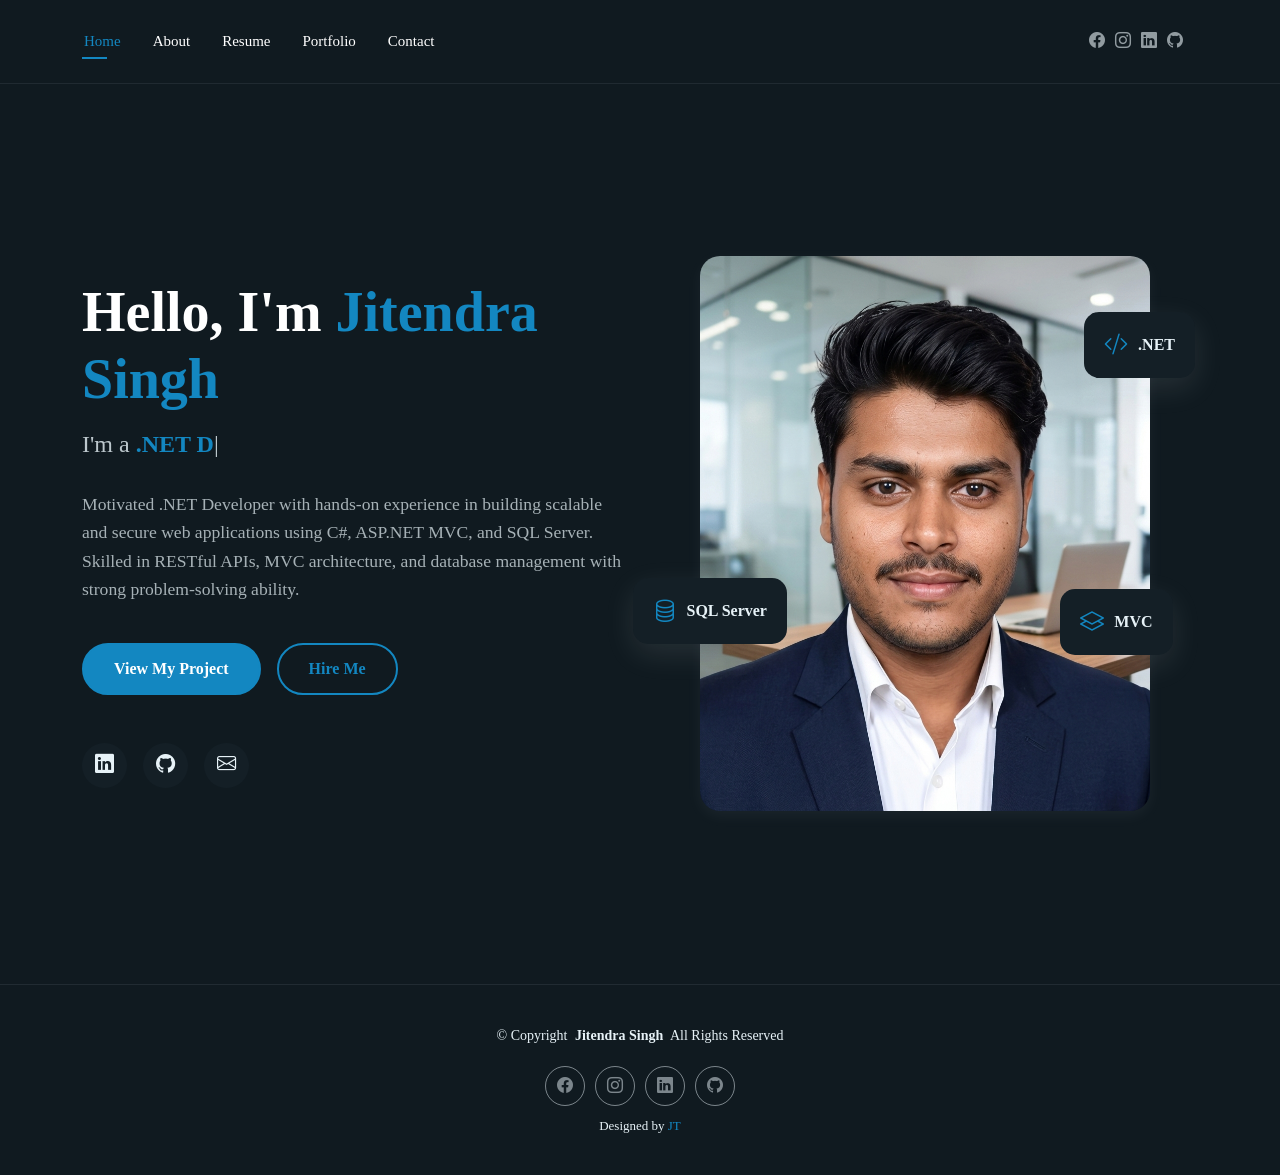
<file: index.html>
<!DOCTYPE html>
<html lang="en">

<head>
  <meta charset="utf-8">
  <meta content="width=device-width, initial-scale=1.0" name="viewport">
  <title>Index Page</title>
  <meta name="description" content="">
  <meta name="keywords" content="">

  <!-- Favicons -->
  <link href="assets/img/favicon.png" rel="icon">
  <link href="assets/img/apple-touch-icon.png" rel="apple-touch-icon">

  <!-- Fonts -->
  <link href="https://fonts.googleapis.com" rel="preconnect">
  <link href="https://fonts.gstatic.com" rel="preconnect" crossorigin>
  <link href="https://fonts.googleapis.com/css2?family=Roboto:ital,wght@0,100;0,300;0,400;0,500;0,700;0,900;1,100;1,300;1,400;1,500;1,700;1,900&family=Poppins:ital,wght@0,100;0,200;0,300;0,400;0,500;0,600;0,700;0,800;0,900;1,100;1,200;1,300;1,400;1,500;1,600;1,700;1,800;1,900&family=Raleway:ital,wght@0,100;0,200;0,300;0,400;0,500;0,600;0,700;0,800;0,900;1,100;1,200;1,300;1,400;1,500;1,600;1,700;1,800;1,900&display=swap" rel="stylesheet">

  <!-- Vendor CSS Files -->
  <link href="assets/vendor/bootstrap/css/bootstrap.min.css" rel="stylesheet">
  <link href="assets/vendor/bootstrap-icons/bootstrap-icons.css" rel="stylesheet">
  <link href="assets/vendor/aos/aos.css" rel="stylesheet">
  <link href="assets/vendor/swiper/swiper-bundle.min.css" rel="stylesheet">
  <link href="assets/vendor/glightbox/css/glightbox.min.css" rel="stylesheet">

  <!-- Main CSS File -->
  <link href="assets/css/main.css" rel="stylesheet">

 
</head>

<body class="index-page">

  <header id="header" class="header d-flex align-items-center light-background sticky-top">
    <div class="container position-relative d-flex align-items-center justify-content-between">

      <!-- <a href="index.html" class="logo d-flex align-items-center me-auto me-xl-0">
      <img src="assets/img/logo.webp" alt="">
      <h1 class="sitename">FolioOne</h1> 
    </a> -->

      <nav id="navmenu" class="navmenu">
        <ul>
          <li><a href="index.html" class="active">Home</a></li>
          <li><a href="about.html">About</a></li>
          <li><a href="resume.html">Resume</a></li>
          <li><a href="portfolio.html">Portfolio</a></li>
        

          
          <li><a href="contact.html">Contact</a></li>
        </ul>
        <i class="mobile-nav-toggle d-xl-none bi bi-list"></i>
      </nav>

      <div class="header-social-links">
        
       <a href="https://www.facebook.com/profile.php?id=100059667504249" class="facebook"><i class="bi bi-facebook"></i></a>
        <a href="https://www.instagram.com/_jitendra_thakur_0001?igsh=MWF4Y3FoeWV6Nzdmdw==" class="instagram"><i class="bi bi-instagram"></i></a>
        <a href="https://www.linkedin.com/in/jitendra-singh-3940923a2?utm_source=share&utm_campaign=share_via&utm_content=profile&utm_medium=android_app" class="linkedin"><i class="bi bi-linkedin"></i></a>
        <a href="https://github.com/Jitendra00012" class="github"><i class="bi bi-github"></i></a>
      </div>

    </div>
  </header>

  <main class="main">

    <!-- Hero Section -->
   <section id="hero" class="hero section">

  <div class="container" data-aos="fade-up" data-aos-delay="100">

    <div class="row gy-4 align-items-center">
      <div class="col-lg-6 order-2 order-lg-1">
        <div class="hero-content">
          
          <h1 data-aos="fade-up" data-aos-delay="200">
            Hello, I'm <span class="highlight">Jitendra Singh</span>
          </h1>

          <h2 data-aos="fade-up" data-aos-delay="300">
            I'm a 
            <span class="typed" 
              data-typed-items=".NET Developer, ASP.NET MVC Developer, Full Stack Developer, C# Developer">
            </span>
          </h2>

          <p data-aos="fade-up" data-aos-delay="400">
            Motivated .NET Developer with hands-on experience in building scalable and secure web applications using C#, ASP.NET MVC, and SQL Server. Skilled in RESTful APIs, MVC architecture, and database management with strong problem-solving ability.
          </p>

          <div class="hero-actions" data-aos="fade-up" data-aos-delay="500">
            <a href="portfolio.html" class="btn btn-primary">View My Project</a>
            <a href="contact.html" class="btn btn-outline">Hire Me</a>
          </div>

          <div class="social-links" data-aos="fade-up" data-aos-delay="600">
            <a href="#"><i class="bi bi-linkedin"></i></a>
            <a href="#"><i class="bi bi-github"></i></a>
            <a href="#"><i class="bi bi-envelope"></i></a>
          </div>

        </div>
      </div>

      <div class="col-lg-6 order-1 order-lg-2">
        <div class="hero-image" data-aos="zoom-in" data-aos-delay="300">
          <div class="image-wrapper">
            <img src="assets/img/profile/jitendraProfile.png" alt="Jitendra Singh" class="img-fluid">

            <div class="floating-elements">
              <div class="floating-card design" data-aos="fade-left" data-aos-delay="700">
                <i class="bi bi-code-slash"></i>
                <span>.NET</span>
              </div>
              <div class="floating-card code" data-aos="fade-right" data-aos-delay="800">
                <i class="bi bi-database"></i>
                <span>SQL Server</span>
              </div>
              <div class="floating-card creativity" data-aos="fade-up" data-aos-delay="900">
                <i class="bi bi-layers"></i>
                <span>MVC</span>
              </div>
            </div>

          </div>
        </div>
      </div>

    </div>

  </div>

</section><!-- /Hero Section -->

  </main>

  <footer id="footer" class="footer">

    <div class="container">
      <div class="copyright text-center ">
        <p>© <span>Copyright</span> <strong class="px-1 sitename">Jitendra Singh</strong> <span>All Rights Reserved<br></span></p>
      </div>
      <div class="social-links d-flex justify-content-center">
        
        <a href="https://www.facebook.com/profile.php?id=100059667504249"><i class="bi bi-facebook"></i></a>
        <a href="https://www.instagram.com/_jitendra_thakur_0001?igsh=MWF4Y3FoeWV6Nzdmdw=="><i class="bi bi-instagram"></i></a>
        <a href="https://www.linkedin.com/in/jitendra-singh-3940923a2?utm_source=share&utm_campaign=share_via&utm_content=profile&utm_medium=android_app"><i class="bi bi-linkedin"></i></a>
        <a href="https://github.com/Jitendra00012"><i class="bi bi-github"></i></a>
      </div>
      <div class="credits">
       
        Designed by <a href="#">JT</a>
      </div>
    </div>

  </footer>

  <!-- Scroll Top -->
  <a href="#" id="scroll-top" class="scroll-top d-flex align-items-center justify-content-center"><i class="bi bi-arrow-up-short"></i></a>

  <!-- Preloader -->
  <div id="preloader"></div>

  <!-- Vendor JS Files -->
  <script src="assets/vendor/bootstrap/js/bootstrap.bundle.min.js"></script>
  <script src="assets/vendor/php-email-form/validate.js"></script>
  <script src="assets/vendor/aos/aos.js"></script>
  <script src="assets/vendor/typed.js/typed.umd.js"></script>
  <script src="assets/vendor/waypoints/noframework.waypoints.js"></script>
  <script src="assets/vendor/purecounter/purecounter_vanilla.js"></script>
  <script src="assets/vendor/swiper/swiper-bundle.min.js"></script>
  <script src="assets/vendor/imagesloaded/imagesloaded.pkgd.min.js"></script>
  <script src="assets/vendor/isotope-layout/isotope.pkgd.min.js"></script>
  <script src="assets/vendor/glightbox/js/glightbox.min.js"></script>

  <!-- Main JS File -->
  <script src="assets/js/main.js"></script>

</body>

</html>
</file>
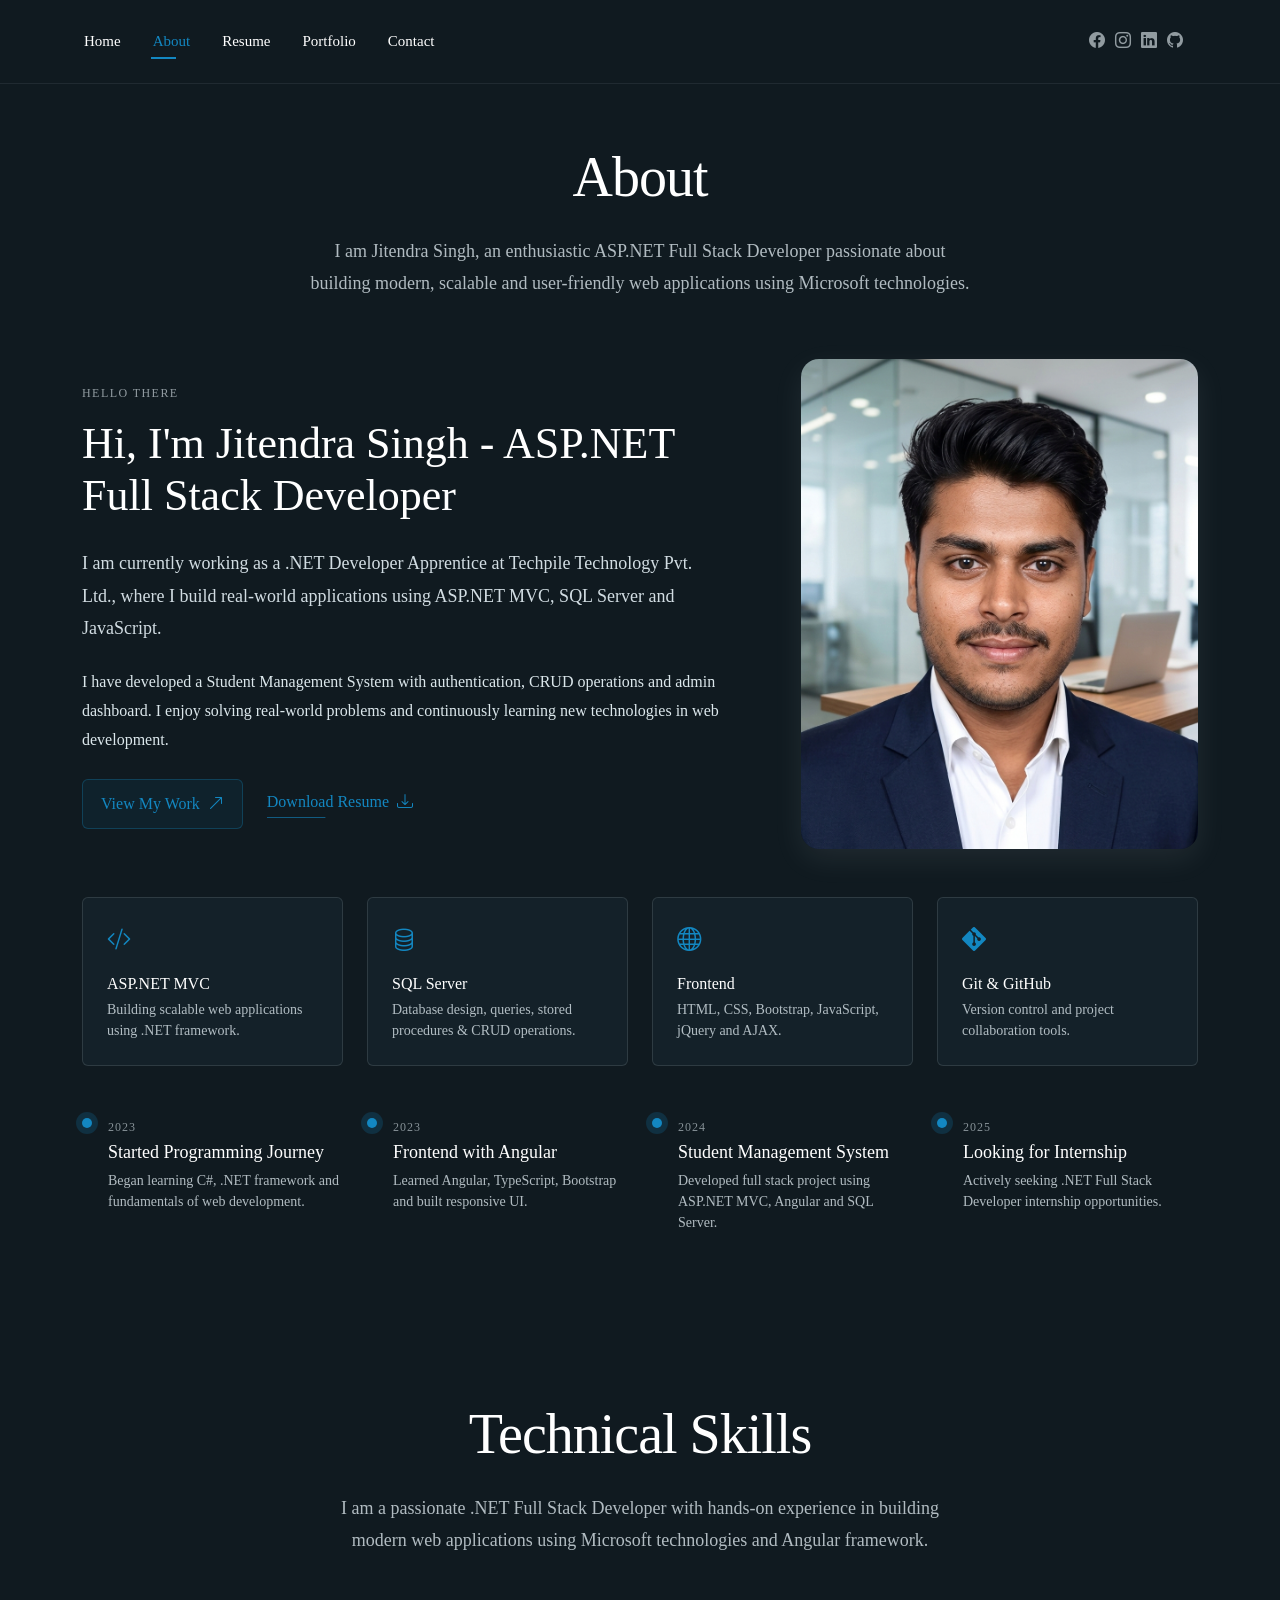
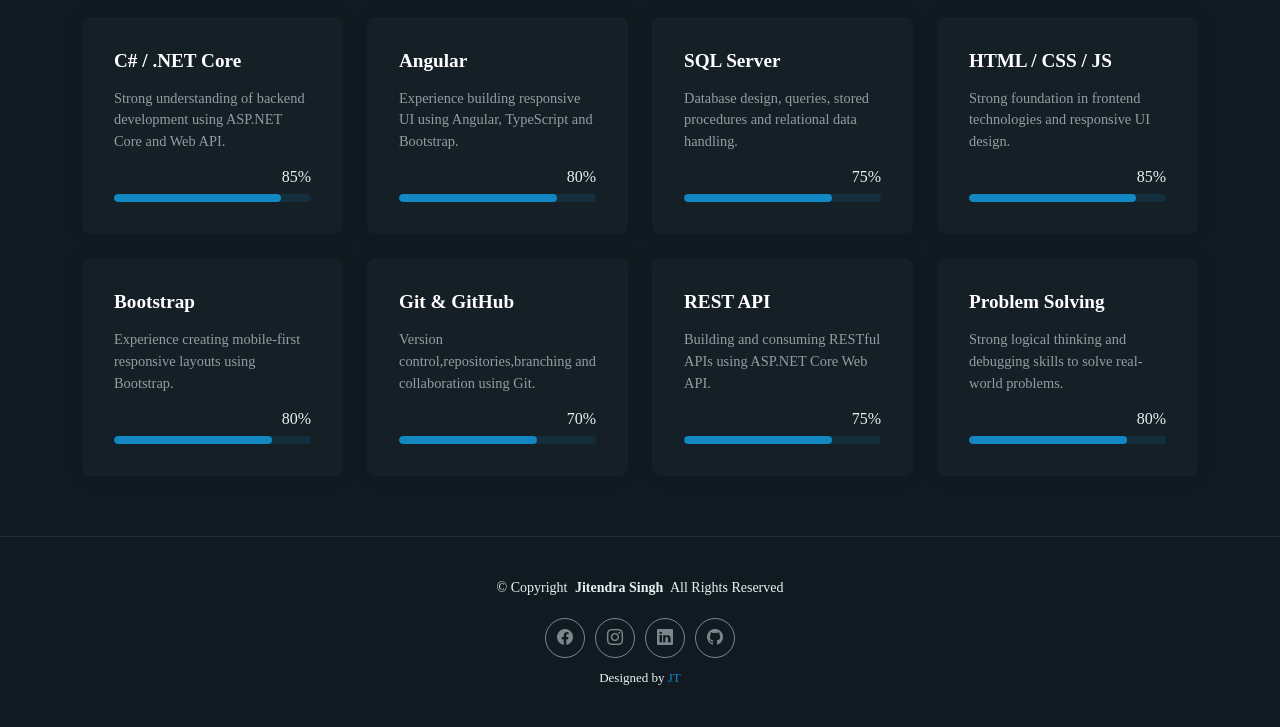
<file: about.html>
<!DOCTYPE html>
<html lang="en">

<head>
  <meta charset="utf-8">
  <meta content="width=device-width, initial-scale=1.0" name="viewport">
 
  <meta name="description" content="">
  <meta name="keywords" content="">

  <!-- Favicons -->
  <link href="assets/img/favicon.png" rel="icon">
  <link href="assets/img/apple-touch-icon.png" rel="apple-touch-icon">

  <!-- Fonts -->
  <link href="https://fonts.googleapis.com" rel="preconnect">
  <link href="https://fonts.gstatic.com" rel="preconnect" crossorigin>
  <link href="https://fonts.googleapis.com/css2?family=Roboto:ital,wght@0,100;0,300;0,400;0,500;0,700;0,900;1,100;1,300;1,400;1,500;1,700;1,900&family=Poppins:ital,wght@0,100;0,200;0,300;0,400;0,500;0,600;0,700;0,800;0,900;1,100;1,200;1,300;1,400;1,500;1,600;1,700;1,800;1,900&family=Raleway:ital,wght@0,100;0,200;0,300;0,400;0,500;0,600;0,700;0,800;0,900;1,100;1,200;1,300;1,400;1,500;1,600;1,700;1,800;1,900&display=swap" rel="stylesheet">

  <!-- Vendor CSS Files -->
  <link href="assets/vendor/bootstrap/css/bootstrap.min.css" rel="stylesheet">
  <link href="assets/vendor/bootstrap-icons/bootstrap-icons.css" rel="stylesheet">
  <link href="assets/vendor/aos/aos.css" rel="stylesheet">
  <link href="assets/vendor/swiper/swiper-bundle.min.css" rel="stylesheet">
  <link href="assets/vendor/glightbox/css/glightbox.min.css" rel="stylesheet">

  <!-- Main CSS File -->
  <link href="assets/css/main.css" rel="stylesheet">

  
</head>

<body class="about-page">

  <header id="header" class="header d-flex align-items-center light-background sticky-top">
    <div class="container position-relative d-flex align-items-center justify-content-between">

      <!-- <a href="index.html" class="logo d-flex align-items-center me-auto me-xl-0">
      <img src="assets/img/logo.webp" alt="">
      <h1 class="sitename">FolioOne</h1> 
    </a> -->

      <nav id="navmenu" class="navmenu">
        <ul>
          <li><a href="index.html">Home</a></li>
          <li><a href="about.html" class="active">About</a></li>
          <li><a href="resume.html">Resume</a></li>
         <li><a href="portfolio.html">Portfolio</a></li>
        
          
          <li><a href="contact.html">Contact</a></li>
        </ul>
        <i class="mobile-nav-toggle d-xl-none bi bi-list"></i>
      </nav>

      <div class="header-social-links">
        
        <a href="https://www.facebook.com/profile.php?id=100059667504249" class="facebook"><i class="bi bi-facebook"></i></a>
        <a href="https://www.instagram.com/_jitendra_thakur_0001?igsh=MWF4Y3FoeWV6Nzdmdw==" class="instagram"><i class="bi bi-instagram"></i></a>
        <a href="https://www.linkedin.com/in/jitendra-singh-3940923a2?utm_source=share&utm_campaign=share_via&utm_content=profile&utm_medium=android_app" class="linkedin"><i class="bi bi-linkedin"></i></a>
        <a href="https://github.com/Jitendra00012" class="github"><i class="bi bi-github"></i></a>
      </div>

    </div>
  </header>

  <main class="main">

    <!-- About Section -->
    <section id="about" class="about section">

    <!-- Section Title -->
<div class="container section-title" data-aos="fade-up">
  <h2>About</h2>
  <p>
    I am Jitendra Singh, an enthusiastic ASP.NET Full Stack Developer passionate about building modern, scalable and user-friendly web applications using Microsoft technologies.
  </p>
</div><!-- End Section Title -->

<div class="container" data-aos="fade-up" data-aos-delay="100">

  <!-- Intro + Photo -->
  <div class="row align-items-center justify-content-between gy-5 mb-5">
    <div class="col-lg-7" data-aos="fade-right" data-aos-delay="150">
      <div class="intro-content">
        <span class="eyebrow">Hello there</span>
        <h2 class="headline">Hi, I'm Jitendra Singh - ASP.NET Full Stack Developer</h2>
        <p class="lead">
          I am currently working as a .NET Developer Apprentice at Techpile Technology Pvt. Ltd., where I build real-world applications using ASP.NET MVC, SQL Server and JavaScript.
        </p>
        <p>
          I have developed a Student Management System with authentication, CRUD operations and admin dashboard. I enjoy solving real-world problems and continuously learning new technologies in web development.
        </p>

        <div class="cta-group">
          <a href="#portfolio" class="btn-ghost">
            View My Work <i class="bi bi-arrow-up-right"></i>
          </a>
          <a href="j.pdf" class="link-underline">
            Download Resume <i class="bi bi-download"></i>
          </a>
        </div>
      </div>
    </div>

    <div class="col-lg-5" data-aos="zoom-in" data-aos-delay="250">
      <figure class="profile-figure text-center text-lg-end">
        <img src="assets/img/profile/jitendraProfile.png" alt="Jitendra Singh" class="img-fluid profile-photo">
      </figure>
    </div>
  </div>
  <!-- End Intro + Photo -->

  <!-- Skills Grid -->
  <div class="mb-5">
    <div class="row g-4">

      <div class="col-6 col-md-4 col-lg-3" data-aos="fade-up" data-aos-delay="120">
        <div class="skill-item">
          <i class="bi bi-code-slash"></i>
          <h3>ASP.NET MVC</h3>
          <p>Building scalable web applications using .NET framework.</p>
        </div>
      </div>

      <div class="col-6 col-md-4 col-lg-3" data-aos="fade-up" data-aos-delay="180">
        <div class="skill-item">
          <i class="bi bi-database"></i>
          <h3>SQL Server</h3>
          <p>Database design, queries, stored procedures & CRUD operations.</p>
        </div>
      </div>

      <div class="col-6 col-md-4 col-lg-3" data-aos="fade-up" data-aos-delay="240">
        <div class="skill-item">
          <i class="bi bi-globe"></i>
          <h3>Frontend</h3>
          <p>HTML, CSS, Bootstrap, JavaScript, jQuery and AJAX.</p>
        </div>
      </div>

      <div class="col-6 col-md-4 col-lg-3" data-aos="fade-up" data-aos-delay="300">
        <div class="skill-item">
          <i class="bi bi-git"></i>
          <h3>Git & GitHub</h3>
          <p>Version control and project collaboration tools.</p>
        </div>
      </div>

    </div>
  </div>
  <!-- End Skills Grid -->

        <!-- Journey Timeline -->
<div class="mb-5">
  <div class="row g-4">

    <div class="col-md-6 col-lg-3" data-aos="fade-up" data-aos-delay="120">
      <article class="timeline-item">
        <span class="dot"></span>
        <time>2023</time>
        <h4>Started Programming Journey</h4>
        <p>Began learning C#, .NET framework and fundamentals of web development.</p>
      </article>
    </div>

    <div class="col-md-6 col-lg-3" data-aos="fade-up" data-aos-delay="180">
      <article class="timeline-item">
        <span class="dot"></span>
        <time>2023</time>
        <h4>Frontend with Angular</h4>
        <p>Learned Angular, TypeScript, Bootstrap and built responsive UI.</p>
      </article>
    </div>

    <div class="col-md-6 col-lg-3" data-aos="fade-up" data-aos-delay="240">
      <article class="timeline-item">
        <span class="dot"></span>
        <time>2024</time>
        <h4>Student Management System</h4>
        <p>Developed full stack project using ASP.NET MVC, Angular and SQL Server.</p>
      </article>
    </div>

    <div class="col-md-6 col-lg-3" data-aos="fade-up" data-aos-delay="300">
      <article class="timeline-item">
        <span class="dot"></span>
        <time>2025</time>
        <h4>Looking for Internship</h4>
        <p>Actively seeking .NET Full Stack Developer internship opportunities.</p>
      </article>
    </div>

  </div>
</div>
<!-- End Journey Timeline -->
      

      </div>

    </section><!-- /About Section -->

    <!-- Skills Section -->
   <section id="skills" class="skills section">

  <!-- Section Title -->
  <div class="container section-title" data-aos="fade-up">
    <h2>Technical Skills</h2>
    <p>I am a passionate .NET Full Stack Developer with hands-on experience in building modern web applications using Microsoft technologies and Angular framework.</p>
  </div><!-- End Section Title -->

  <div class="container" data-aos="fade-up" data-aos-delay="100">

    <div class="row g-4 skills-animation">

      <!-- C# / .NET -->
      <div class="col-md-6 col-lg-3" data-aos="fade-up" data-aos-delay="100">
        <div class="skill-box">
          <h3>C# / .NET Core</h3>
          <p>Strong understanding of backend development using ASP.NET Core and Web API.</p>
          <span class="text-end d-block">85%</span>
          <div class="progress">
            <div class="progress-bar" role="progressbar" aria-valuenow="85" aria-valuemin="0" aria-valuemax="100"></div>
          </div>
        </div>
      </div>

      <!-- Angular -->
      <div class="col-md-6 col-lg-3" data-aos="fade-up" data-aos-delay="200">
        <div class="skill-box">
          <h3>Angular</h3>
          <p>Experience building responsive UI using Angular, TypeScript and Bootstrap.</p>
          <span class="text-end d-block">80%</span>
          <div class="progress">
            <div class="progress-bar" role="progressbar" aria-valuenow="80" aria-valuemin="0" aria-valuemax="100"></div>
          </div>
        </div>
      </div>

      <!-- SQL Server -->
      <div class="col-md-6 col-lg-3" data-aos="fade-up" data-aos-delay="300">
        <div class="skill-box">
          <h3>SQL Server</h3>
          <p>Database design, queries, stored procedures and relational data handling.</p>
          <span class="text-end d-block">75%</span>
          <div class="progress">
            <div class="progress-bar" role="progressbar" aria-valuenow="75" aria-valuemin="0" aria-valuemax="100"></div>
          </div>
        </div>
      </div>

      <!-- Frontend -->
      <div class="col-md-6 col-lg-3" data-aos="fade-up" data-aos-delay="400">
        <div class="skill-box">
          <h3>HTML / CSS / JS</h3>
          <p>Strong foundation in frontend technologies and responsive UI design.</p>
          <span class="text-end d-block">85%</span>
          <div class="progress">
            <div class="progress-bar" role="progressbar" aria-valuenow="85" aria-valuemin="0" aria-valuemax="100"></div>
          </div>
        </div>
      </div>

      <!-- Bootstrap -->
      <div class="col-md-6 col-lg-3" data-aos="fade-up" data-aos-delay="500">
        <div class="skill-box">
          <h3>Bootstrap</h3>
          <p>Experience creating mobile-first responsive layouts using Bootstrap.</p>
          <span class="text-end d-block">80%</span>
          <div class="progress">
            <div class="progress-bar" role="progressbar" aria-valuenow="80" aria-valuemin="0" aria-valuemax="100"></div>
          </div>
        </div>
      </div>

      <!-- Git -->
      <div class="col-md-6 col-lg-3" data-aos="fade-up" data-aos-delay="600">
        <div class="skill-box">
          <h3>Git & GitHub</h3>
          <p>Version control,repositories,branching and collaboration using Git.</p>
          <span class="text-end d-block">70%</span>
          <div class="progress">
            <div class="progress-bar" role="progressbar" aria-valuenow="70" aria-valuemin="0" aria-valuemax="100"></div>
          </div>
        </div>
      </div>

      <!-- API -->
      <div class="col-md-6 col-lg-3" data-aos="fade-up" data-aos-delay="700">
        <div class="skill-box">
          <h3>REST API</h3>
          <p>Building and consuming RESTful APIs using ASP.NET Core Web API.</p>
          <span class="text-end d-block">75%</span>
          <div class="progress">
            <div class="progress-bar" role="progressbar" aria-valuenow="75" aria-valuemin="0" aria-valuemax="100"></div>
          </div>
        </div>
      </div>

      <!-- Problem Solving -->
      <div class="col-md-6 col-lg-3" data-aos="fade-up" data-aos-delay="800">
        <div class="skill-box">
          <h3>Problem Solving</h3>
          <p>Strong logical thinking and debugging skills to solve real-world problems.</p>
          <span class="text-end d-block">80%</span>
          <div class="progress">
            <div class="progress-bar" role="progressbar" aria-valuenow="80" aria-valuemin="0" aria-valuemax="100"></div>
          </div>
        </div>
      </div>

    </div>

  </div>

</section>

    

   
  </main>

  <footer id="footer" class="footer">

    <div class="container">
      <div class="copyright text-center ">
        <p>© <span>Copyright</span> <strong class="px-1 sitename">Jitendra Singh</strong> <span>All Rights Reserved<br></span></p>
      </div>
      <div class="social-links d-flex justify-content-center">
        
        <a href="https://www.facebook.com/profile.php?id=100059667504249"><i class="bi bi-facebook"></i></a>
        <a href="https://www.instagram.com/_jitendra_thakur_0001?igsh=MWF4Y3FoeWV6Nzdmdw=="><i class="bi bi-instagram"></i></a>
        <a href="https://www.linkedin.com/in/jitendra-singh-3940923a2?utm_source=share&utm_campaign=share_via&utm_content=profile&utm_medium=android_app"><i class="bi bi-linkedin"></i></a>
        <a href="https://github.com/Jitendra00012"><i class="bi bi-github"></i></a>
      </div>
      <div class="credits">
       
        Designed by <a href="#">JT
      </div>
    </div>

  </footer>

  <!-- Scroll Top -->
  <a href="#" id="scroll-top" class="scroll-top d-flex align-items-center justify-content-center"><i class="bi bi-arrow-up-short"></i></a>

  <!-- Preloader -->
  <div id="preloader"></div>

  <!-- Vendor JS Files -->
  <script src="assets/vendor/bootstrap/js/bootstrap.bundle.min.js"></script>
  <script src="assets/vendor/php-email-form/validate.js"></script>
  <script src="assets/vendor/aos/aos.js"></script>
  <script src="assets/vendor/typed.js/typed.umd.js"></script>
  <script src="assets/vendor/waypoints/noframework.waypoints.js"></script>
  <script src="assets/vendor/purecounter/purecounter_vanilla.js"></script>
  <script src="assets/vendor/swiper/swiper-bundle.min.js"></script>
  <script src="assets/vendor/imagesloaded/imagesloaded.pkgd.min.js"></script>
  <script src="assets/vendor/isotope-layout/isotope.pkgd.min.js"></script>
  <script src="assets/vendor/glightbox/js/glightbox.min.js"></script>

  <!-- Main JS File -->
  <script src="assets/js/main.js"></script>

</body>

</html>
</file>
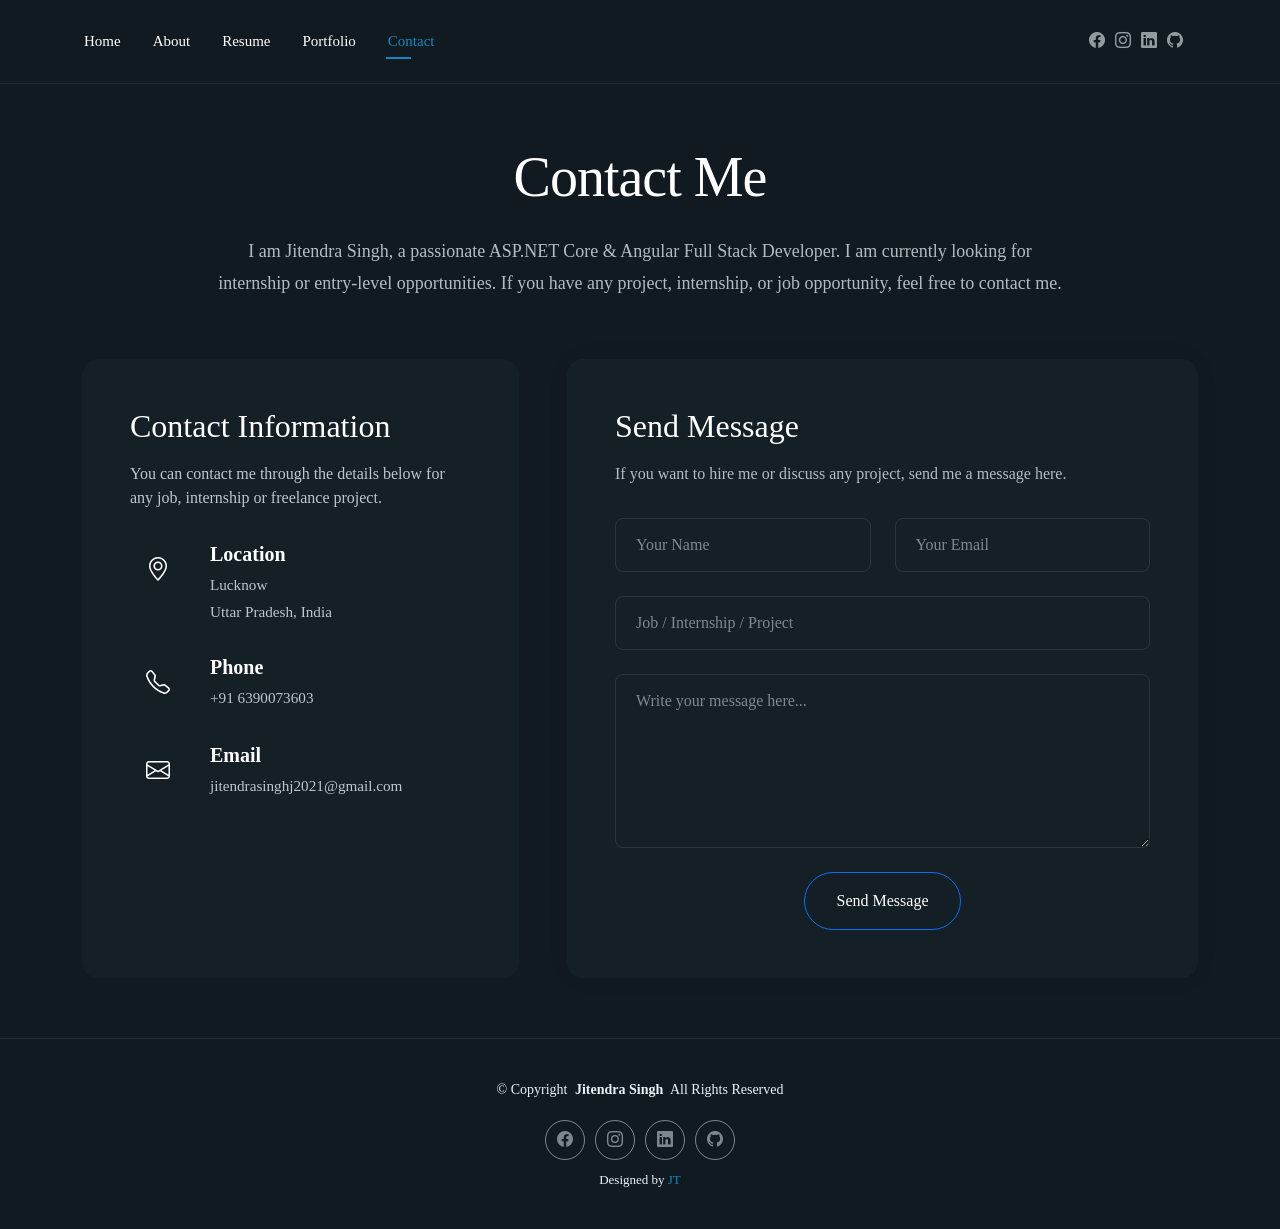
<file: contact.html>
<!DOCTYPE html>
<html lang="en">

<head>
  <meta charset="utf-8">
  <meta content="width=device-width, initial-scale=1.0" name="viewport">
  
  <meta name="description" content="">
  <meta name="keywords" content="">

  <!-- Favicons -->
  <link href="assets/img/favicon.png" rel="icon">
  <link href="assets/img/apple-touch-icon.png" rel="apple-touch-icon">

  <!-- Fonts -->
  <link href="https://fonts.googleapis.com" rel="preconnect">
  <link href="https://fonts.gstatic.com" rel="preconnect" crossorigin>
  <link href="https://fonts.googleapis.com/css2?family=Roboto:ital,wght@0,100;0,300;0,400;0,500;0,700;0,900;1,100;1,300;1,400;1,500;1,700;1,900&family=Poppins:ital,wght@0,100;0,200;0,300;0,400;0,500;0,600;0,700;0,800;0,900;1,100;1,200;1,300;1,400;1,500;1,600;1,700;1,800;1,900&family=Raleway:ital,wght@0,100;0,200;0,300;0,400;0,500;0,600;0,700;0,800;0,900;1,100;1,200;1,300;1,400;1,500;1,600;1,700;1,800;1,900&display=swap" rel="stylesheet">

  <!-- Vendor CSS Files -->
  <link href="assets/vendor/bootstrap/css/bootstrap.min.css" rel="stylesheet">
  <link href="assets/vendor/bootstrap-icons/bootstrap-icons.css" rel="stylesheet">
  <link href="assets/vendor/aos/aos.css" rel="stylesheet">
  <link href="assets/vendor/swiper/swiper-bundle.min.css" rel="stylesheet">
  <link href="assets/vendor/glightbox/css/glightbox.min.css" rel="stylesheet">

  <!-- Main CSS File -->
  <link href="assets/css/main.css" rel="stylesheet">

  
</head>

<body class="contact-page">

  <header id="header" class="header d-flex align-items-center light-background sticky-top">
    <div class="container position-relative d-flex align-items-center justify-content-between">

      <!-- <a href="index.html" class="logo d-flex align-items-center me-auto me-xl-0">
      <img src="assets/img/logo.webp" alt="">
      <h1 class="sitename">FolioOne</h1> 
    </a> -->

      <nav id="navmenu" class="navmenu">
        <ul>
          <li><a href="index.html">Home</a></li>
          <li><a href="about.html">About</a></li>
          <li><a href="resume.html">Resume</a></li>
          <li><a href="portfolio.html">Portfolio</a></li>
          
          <li><a href="contact.html" class="active">Contact</a></li>
        </ul>
        <i class="mobile-nav-toggle d-xl-none bi bi-list"></i>
      </nav>

      <div class="header-social-links">
        
        <a href="https://www.facebook.com/profile.php?id=100059667504249" class="facebook"><i class="bi bi-facebook"></i></a>
        <a href="https://www.instagram.com/_jitendra_thakur_0001?igsh=MWF4Y3FoeWV6Nzdmdw==" class="instagram"><i class="bi bi-instagram"></i></a>
        <a href="https://www.linkedin.com/in/jitendra-singh-3940923a2?utm_source=share&utm_campaign=share_via&utm_content=profile&utm_medium=android_app" class="linkedin"><i class="bi bi-linkedin"></i></a>
        <a href="https://github.com/Jitendra00012" class="github"><i class="bi bi-github"></i></a>
      </div>

    </div>
  </header>

  <main class="main">

    <!-- Contact Section -->
    <section id="contact" class="contact section">

      <!-- Section Title -->
      <div class="container section-title" data-aos="fade-up">
        <h2>Contact Me</h2>
<p>
I am Jitendra Singh, a passionate ASP.NET Core & Angular Full Stack Developer.
I am currently looking for internship or entry-level opportunities.
If you have any project, internship, or job opportunity, feel free to contact me.
</p>
      </div><!-- End Section Title -->

      <div class="container" data-aos="fade-up" data-aos-delay="100">

        <div class="row g-4 g-lg-5">
          <div class="col-lg-5">
            <div class="info-box" data-aos="fade-up" data-aos-delay="200">
             <h3>Contact Information</h3>
<p>You can contact me through the details below for any job, internship or freelance project.</p>

              <div class="info-item" data-aos="fade-up" data-aos-delay="300">
                <div class="icon-box">
                  <i class="bi bi-geo-alt"></i>
                </div>
                <div class="content">
                 <h4>Location</h4>
<p>Lucknow</p>
<p>Uttar Pradesh, India</p>
                </div>
              </div>

              <div class="info-item" data-aos="fade-up" data-aos-delay="400">
                <div class="icon-box">
                  <i class="bi bi-telephone"></i>
                </div>
                <div class="content">
                  <h4>Phone</h4>
<p>+91 6390073603</p>
                </div>
              </div>

              <div class="info-item" data-aos="fade-up" data-aos-delay="500">
                <div class="icon-box">
                  <i class="bi bi-envelope"></i>
                </div>
                <div class="content">
                 <h4>Email</h4>
<p>jitendrasinghj2021@gmail.com</p>
                </div>
              </div>
            </div>
          </div>

          <div class="col-lg-7">
            <div class="contact-form" data-aos="fade-up" data-aos-delay="300">
              <h3>Send Message</h3>
<p>If you want to hire me or discuss any project, send me a message here.</p>

              <form action="https://formspree.io/f/xgolbyja"
  method="POST" data-aos="fade-up" data-aos-delay="200">
                <div class="row gy-4">

                  <div class="col-md-6">
                    <input type="text" name="name" class="form-control" placeholder="Your Name" required="">
                  </div>

                  <div class="col-md-6 ">
                    <input type="email" class="form-control" name="email" placeholder="Your Email" required="">
                  </div>

                  <div class="col-12">
                   <input type="text" class="form-control" name="subject" placeholder="Job / Internship / Project" required="">
                  </div>

                  <div class="col-12">
                   <textarea class="form-control" name="message" rows="6" placeholder="Write your message here..." required=""></textarea>
                  </div>

                  <div class="col-12 text-center">
                

                    <button type="submit" class="btn btn-primary">Send Message</button>
                  </div>

                </div>
              </form>

            </div>
          </div>

        </div>

      </div>

    </section><!-- /Contact Section -->

  </main>

  <footer id="footer" class="footer">

    <div class="container">
      <div class="copyright text-center ">
        <p>© <span>Copyright</span> <strong class="px-1 sitename">Jitendra Singh</strong> <span>All Rights Reserved<br></span></p>
      </div>
      <div class="social-links d-flex justify-content-center">
       
        <a href="https://www.facebook.com/profile.php?id=100059667504249"><i class="bi bi-facebook"></i></a>
        <a href="https://www.instagram.com/_jitendra_thakur_0001?igsh=MWF4Y3FoeWV6Nzdmdw=="><i class="bi bi-instagram"></i></a>
        <a href="https://www.linkedin.com/in/jitendra-singh-3940923a2?utm_source=share&utm_campaign=share_via&utm_content=profile&utm_medium=android_app"><i class="bi bi-linkedin"></i></a>
        <a href="https://github.com/Jitendra00012"><i class="bi bi-github"></i></a>
      </div>
      <div class="credits">
       
        Designed by <a href="#">JT</a>
      </div>
    </div>

  </footer>

  <!-- Scroll Top -->
  <a href="#" id="scroll-top" class="scroll-top d-flex align-items-center justify-content-center"><i class="bi bi-arrow-up-short"></i></a>

  <!-- Preloader -->
  <div id="preloader"></div>

  <!-- Vendor JS Files -->
  <script src="assets/vendor/bootstrap/js/bootstrap.bundle.min.js"></script>
  <script src="assets/vendor/php-email-form/validate.js"></script>
  <script src="assets/vendor/aos/aos.js"></script>
  <script src="assets/vendor/typed.js/typed.umd.js"></script>
  <script src="assets/vendor/waypoints/noframework.waypoints.js"></script>
  <script src="assets/vendor/purecounter/purecounter_vanilla.js"></script>
  <script src="assets/vendor/swiper/swiper-bundle.min.js"></script>
  <script src="assets/vendor/imagesloaded/imagesloaded.pkgd.min.js"></script>
  <script src="assets/vendor/isotope-layout/isotope.pkgd.min.js"></script>
  <script src="assets/vendor/glightbox/js/glightbox.min.js"></script>

  <!-- Main JS File -->
  <script src="assets/js/main.js"></script>

</body>

</html>
</file>
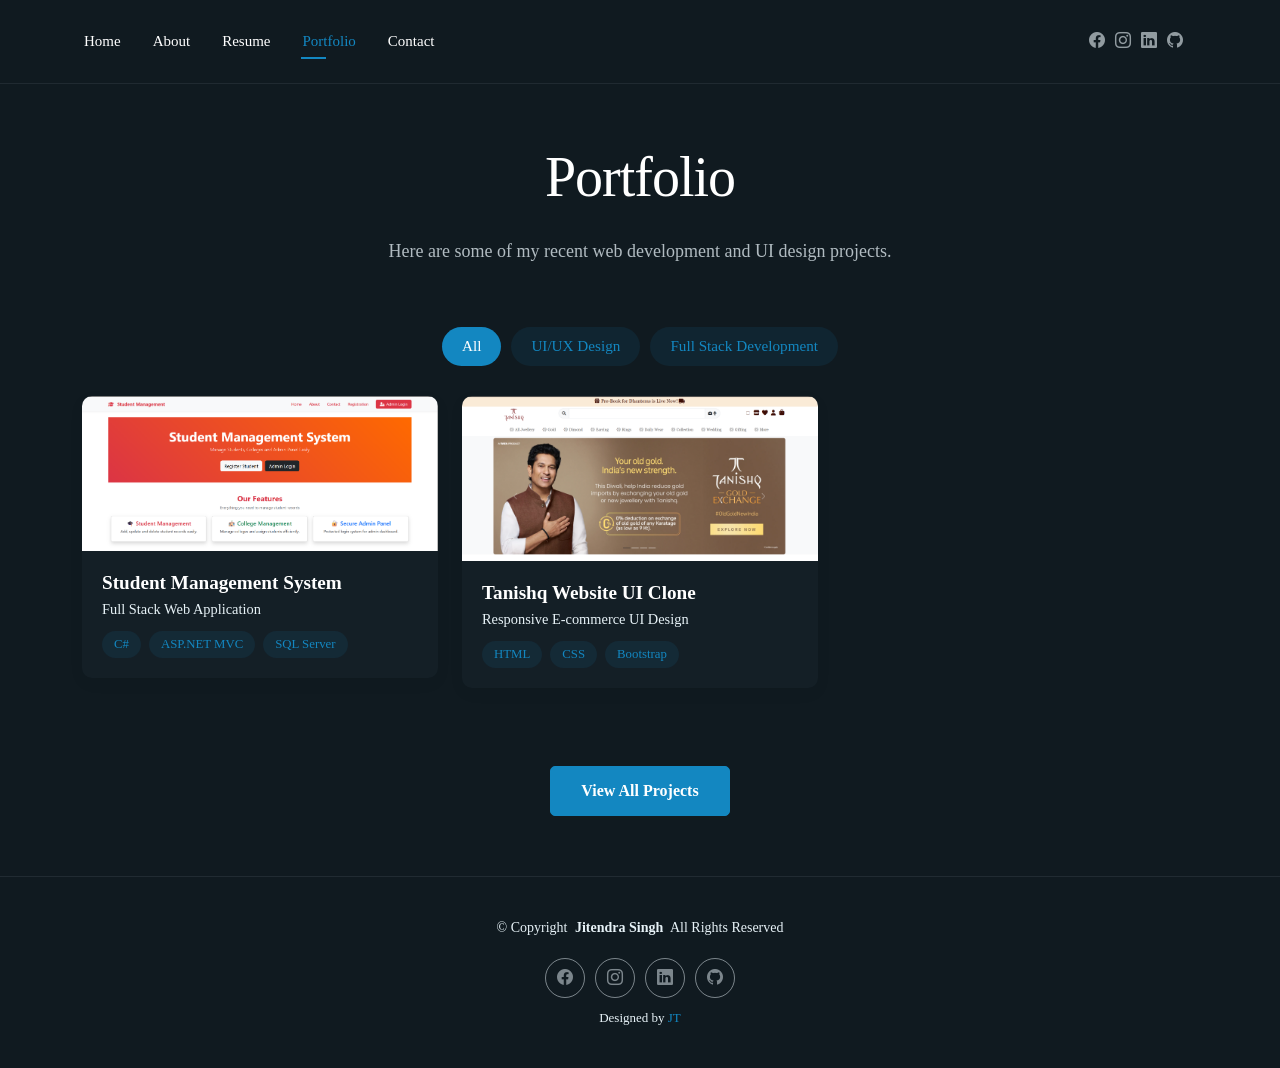
<file: portfolio.html>
<!DOCTYPE html>
<html lang="en">

<head>
  <meta charset="utf-8">
  <meta content="width=device-width, initial-scale=1.0" name="viewport">
 
  <meta name="description" content="">
  <meta name="keywords" content="">

  <!-- Favicons -->
  <link href="assets/img/favicon.png" rel="icon">
  <link href="assets/img/apple-touch-icon.png" rel="apple-touch-icon">

  <!-- Fonts -->
  <link href="https://fonts.googleapis.com" rel="preconnect">
  <link href="https://fonts.gstatic.com" rel="preconnect" crossorigin>
  <link href="https://fonts.googleapis.com/css2?family=Roboto:ital,wght@0,100;0,300;0,400;0,500;0,700;0,900;1,100;1,300;1,400;1,500;1,700;1,900&family=Poppins:ital,wght@0,100;0,200;0,300;0,400;0,500;0,600;0,700;0,800;0,900;1,100;1,200;1,300;1,400;1,500;1,600;1,700;1,800;1,900&family=Raleway:ital,wght@0,100;0,200;0,300;0,400;0,500;0,600;0,700;0,800;0,900;1,100;1,200;1,300;1,400;1,500;1,600;1,700;1,800;1,900&display=swap" rel="stylesheet">

  <!-- Vendor CSS Files -->
  <link href="assets/vendor/bootstrap/css/bootstrap.min.css" rel="stylesheet">
  <link href="assets/vendor/bootstrap-icons/bootstrap-icons.css" rel="stylesheet">
  <link href="assets/vendor/aos/aos.css" rel="stylesheet">
  <link href="assets/vendor/swiper/swiper-bundle.min.css" rel="stylesheet">
  <link href="assets/vendor/glightbox/css/glightbox.min.css" rel="stylesheet">

  <!-- Main CSS File -->
  <link href="assets/css/main.css" rel="stylesheet">

  
</head>

<body class="portfolio-page">

  <header id="header" class="header d-flex align-items-center light-background sticky-top">
    <div class="container position-relative d-flex align-items-center justify-content-between">

      <!-- <a href="index.html" class="logo d-flex align-items-center me-auto me-xl-0">
      <img src="assets/img/logo.webp" alt="">
      <h1 class="sitename">FolioOne</h1> 
    </a> -->

      <nav id="navmenu" class="navmenu">
        <ul>
          <li><a href="index.html">Home</a></li>
          <li><a href="about.html">About</a></li>
          <li><a href="resume.html">Resume</a></li>
       
          <li><a href="portfolio.html" class="active">Portfolio</a></li>
         
          <li><a href="contact.html">Contact</a></li>
        </ul>
        <i class="mobile-nav-toggle d-xl-none bi bi-list"></i>
      </nav>

      <div class="header-social-links">
      
       <a href="https://www.facebook.com/profile.php?id=100059667504249" class="facebook"><i class="bi bi-facebook"></i></a>
        <a href="https://www.instagram.com/_jitendra_thakur_0001?igsh=MWF4Y3FoeWV6Nzdmdw==" class="instagram"><i class="bi bi-instagram"></i></a>
        <a href="https://www.linkedin.com/in/jitendra-singh-3940923a2?utm_source=share&utm_campaign=share_via&utm_content=profile&utm_medium=android_app" class="linkedin"><i class="bi bi-linkedin"></i></a>
        <a href="https://github.com/Jitendra00012" class="github"><i class="bi bi-github"></i></a>
      </div>

    </div>
  </header>

  <main class="main">

    <!-- Portfolio Section -->
<section id="portfolio" class="portfolio section">

  <!-- Section Title -->
  <div class="container section-title" data-aos="fade-up">
    <h2>Portfolio</h2>
    <p>Here are some of my recent web development and UI design projects.</p>
  </div>

  <div class="container" data-aos="fade-up" data-aos-delay="100">

    <div class="isotope-layout" data-default-filter="*" data-layout="masonry" data-sort="original-order">

      <!-- FILTERS -->
      <ul class="portfolio-filters isotope-filters" data-aos="fade-up" data-aos-delay="200">
        <li data-filter="*" class="filter-active">All</li>
        <li data-filter=".filter-uiux">UI/UX Design</li>
        <li data-filter=".filter-fullstack">Full Stack Development</li>
      </ul>

      <!-- PROJECTS -->
      <div class="row gy-4 isotope-container" data-aos="fade-up" data-aos-delay="300">

        <!-- STUDENT MANAGEMENT SYSTEM -->
        <div class="col-lg-4 col-md-6 portfolio-item isotope-item filter-fullstack">
          <div class="portfolio-card">
            <div class="portfolio-img">
              <img src="assets/img/portfolio/SMSbyJeet.png" class="img-fluid" alt="Student Management System">
              <div class="portfolio-overlay">
                <a href="assets/img/portfolio/SMSbyJeet.png" class="glightbox portfolio-lightbox"><i class="bi bi-plus"></i></a>
                <a href="http://studentmanagementsystembyjeet.somee.com/" target="_blank" class="portfolio-details-link"><i class="bi bi-link"></i></a>
              </div>
            </div>
            <div class="portfolio-info">
              <h4>Student Management System</h4>
              <p>Full Stack Web Application</p>
              <div class="portfolio-tags">
                <span>C#</span>
                <span>ASP.NET MVC</span>
                <span>SQL Server</span>
              </div>
            </div>
          </div>
        </div>

        <!-- TANISHQ UI CLONE -->
        <div class="col-lg-4 col-md-6 portfolio-item isotope-item filter-uiux">
          <div class="portfolio-card">
            <div class="portfolio-img">
              <img src="assets/img/portfolio/tanishq-clone.jpg" class="img-fluid" alt="Tanishq UI Clone">
              <div class="portfolio-overlay">
                <a href="assets/img/portfolio/tanishq-clone.jpg" class="glightbox portfolio-lightbox"><i class="bi bi-plus"></i></a>
                <a href="https://jitendra00012.github.io/tanishq/" target="_blank" class="portfolio-details-link"><i class="bi bi-link"></i></a>
              </div>
            </div>
            <div class="portfolio-info">
              <h4>Tanishq Website UI Clone</h4>
              <p>Responsive E-commerce UI Design</p>
              <div class="portfolio-tags">
                <span>HTML</span>
                <span>CSS</span>
                <span>Bootstrap</span>
              </div>
            </div>
          </div>
        </div>

        

      </div>
      <!-- END PROJECTS -->

    </div>

    <div class="text-center mt-5" data-aos="fade-up" data-aos-delay="400">
      <a href="#portfolio" class="btn btn-primary">View All Projects</a>
    </div>

  </div>

</section>

  </main>

  <footer id="footer" class="footer">

    <div class="container">
      <div class="copyright text-center ">
        <p>© <span>Copyright</span> <strong class="px-1 sitename">Jitendra Singh</strong> <span>All Rights Reserved<br></span></p>
      </div>
      <div class="social-links d-flex justify-content-center">
        <a href="https://www.facebook.com/profile.php?id=100059667504249"><i class="bi bi-facebook"></i></a>
        <a href="https://www.instagram.com/_jitendra_thakur_0001?igsh=MWF4Y3FoeWV6Nzdmdw=="><i class="bi bi-instagram"></i></a>
        <a href="https://www.linkedin.com/in/jitendra-singh-3940923a2?utm_source=share&utm_campaign=share_via&utm_content=profile&utm_medium=android_app"><i class="bi bi-linkedin"></i></a>
        <a href="https://github.com/Jitendra00012"><i class="bi bi-github"></i></a>
      </div>
      <div class="credits">
        
        Designed by <a href="#">JT</a>
      </div>
    </div>

  </footer>

  <!-- Scroll Top -->
  <a href="#" id="scroll-top" class="scroll-top d-flex align-items-center justify-content-center"><i class="bi bi-arrow-up-short"></i></a>

  <!-- Preloader -->
  <div id="preloader"></div>

  <!-- Vendor JS Files -->
  <script src="assets/vendor/bootstrap/js/bootstrap.bundle.min.js"></script>
  <script src="assets/vendor/php-email-form/validate.js"></script>
  <script src="assets/vendor/aos/aos.js"></script>
  <script src="assets/vendor/typed.js/typed.umd.js"></script>
  <script src="assets/vendor/waypoints/noframework.waypoints.js"></script>
  <script src="assets/vendor/purecounter/purecounter_vanilla.js"></script>
  <script src="assets/vendor/swiper/swiper-bundle.min.js"></script>
  <script src="assets/vendor/imagesloaded/imagesloaded.pkgd.min.js"></script>
  <script src="assets/vendor/isotope-layout/isotope.pkgd.min.js"></script>
  <script src="assets/vendor/glightbox/js/glightbox.min.js"></script>

  <!-- Main JS File -->
  <script src="assets/js/main.js"></script>

</body>

</html>
</file>
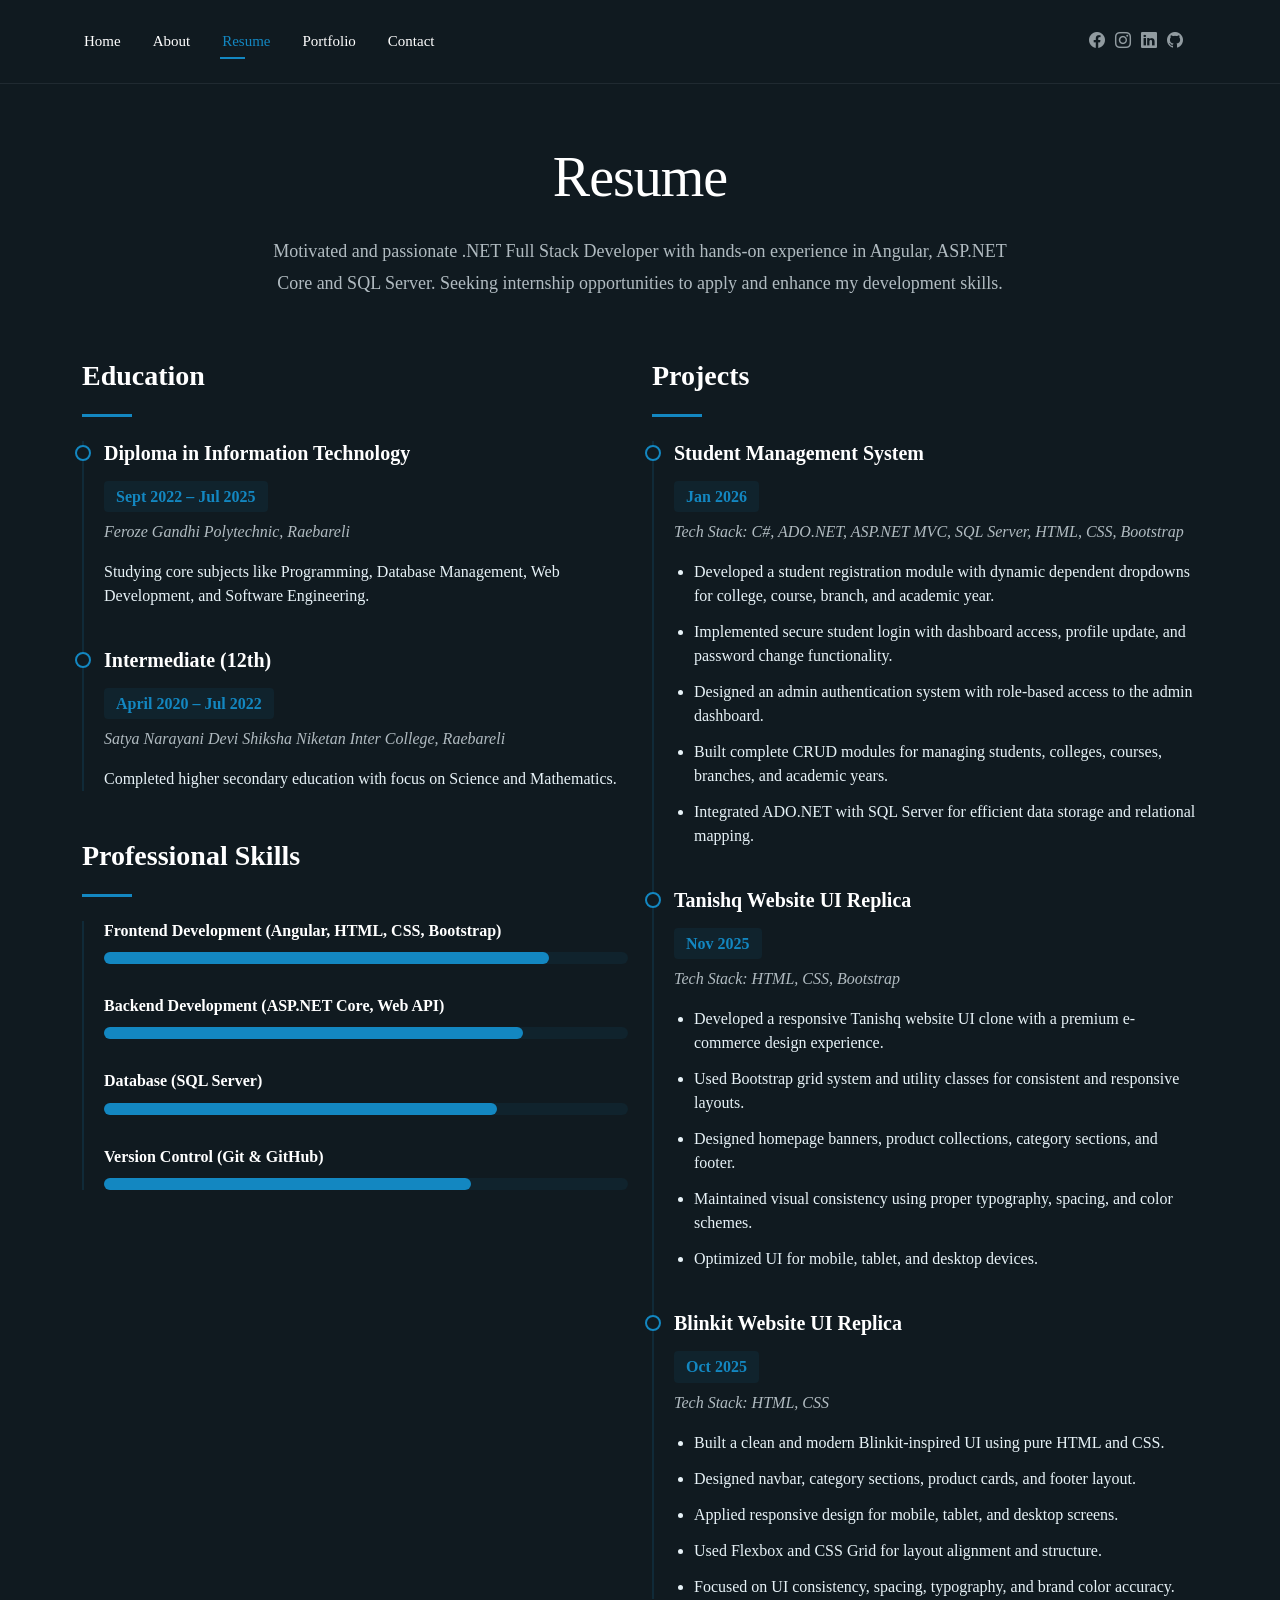
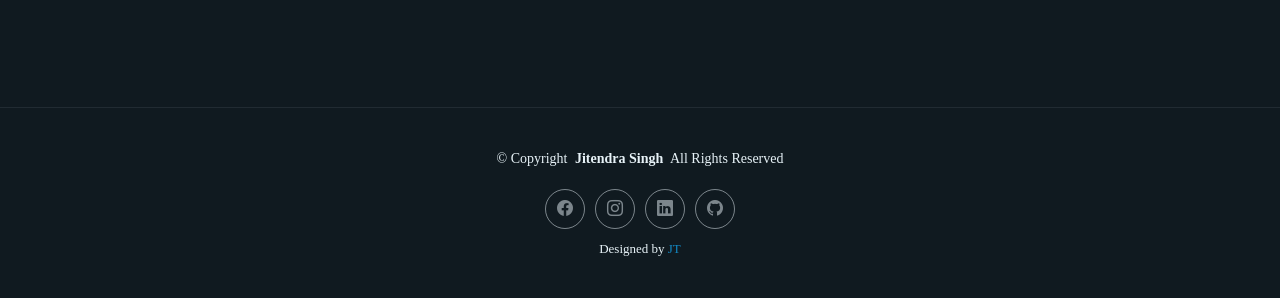
<file: resume.html>
<!DOCTYPE html>
<html lang="en">

<head>
  <meta charset="utf-8">
  <meta content="width=device-width, initial-scale=1.0" name="viewport">
  <title>Resume </title>
  <meta name="description" content="">
  <meta name="keywords" content="">

  <!-- Favicons -->
  <link href="assets/img/favicon.png" rel="icon">
  <link href="assets/img/apple-touch-icon.png" rel="apple-touch-icon">

  <!-- Fonts -->
  <link href="https://fonts.googleapis.com" rel="preconnect">
  <link href="https://fonts.gstatic.com" rel="preconnect" crossorigin>
  <link href="https://fonts.googleapis.com/css2?family=Roboto:ital,wght@0,100;0,300;0,400;0,500;0,700;0,900;1,100;1,300;1,400;1,500;1,700;1,900&family=Poppins:ital,wght@0,100;0,200;0,300;0,400;0,500;0,600;0,700;0,800;0,900;1,100;1,200;1,300;1,400;1,500;1,600;1,700;1,800;1,900&family=Raleway:ital,wght@0,100;0,200;0,300;0,400;0,500;0,600;0,700;0,800;0,900;1,100;1,200;1,300;1,400;1,500;1,600;1,700;1,800;1,900&display=swap" rel="stylesheet">

  <!-- Vendor CSS Files -->
  <link href="assets/vendor/bootstrap/css/bootstrap.min.css" rel="stylesheet">
  <link href="assets/vendor/bootstrap-icons/bootstrap-icons.css" rel="stylesheet">
  <link href="assets/vendor/aos/aos.css" rel="stylesheet">
  <link href="assets/vendor/swiper/swiper-bundle.min.css" rel="stylesheet">
  <link href="assets/vendor/glightbox/css/glightbox.min.css" rel="stylesheet">

  <!-- Main CSS File -->
  <link href="assets/css/main.css" rel="stylesheet">

  
</head>

<body class="resume-page">

  <header id="header" class="header d-flex align-items-center light-background sticky-top">
    <div class="container position-relative d-flex align-items-center justify-content-between">

      <!-- <a href="index.html" class="logo d-flex align-items-center me-auto me-xl-0">
      <img src="assets/img/logo.webp" alt="">
      <h1 class="sitename">FolioOne</h1> 
    </a> -->

      <nav id="navmenu" class="navmenu">
        <ul>
          <li><a href="index.html">Home</a></li>
          <li><a href="about.html">About</a></li>
          <li><a href="resume.html" class="active">Resume</a></li>
          <li><a href="portfolio.html">Portfolio</a></li>
          
         
         
          <li><a href="contact.html">Contact</a></li>
        </ul>
        <i class="mobile-nav-toggle d-xl-none bi bi-list"></i>
      </nav>

      <div class="header-social-links">
        
        <a href="https://www.facebook.com/profile.php?id=100059667504249" class="facebook"><i class="bi bi-facebook"></i></a>
        <a href="https://www.instagram.com/_jitendra_thakur_0001?igsh=MWF4Y3FoeWV6Nzdmdw==" class="instagram"><i class="bi bi-instagram"></i></a>
        <a href="https://www.linkedin.com/in/jitendra-singh-3940923a2?utm_source=share&utm_campaign=share_via&utm_content=profile&utm_medium=android_app" class="linkedin"><i class="bi bi-linkedin"></i></a>
        <a href="https://github.com/Jitendra00012" class="github"><i class="bi bi-github"></i></a>
      </div>

    </div>
  </header>

 <main class="main">

  <!-- Resume Section -->
  <section id="resume" class="resume section">

    <!-- Section Title -->
    <div class="container section-title" data-aos="fade-up">
      <h2>Resume</h2>
      <p>Motivated and passionate .NET Full Stack Developer with hands-on experience in Angular, ASP.NET Core and SQL Server. Seeking internship opportunities to apply and enhance my development skills.</p>
    </div><!-- End Section Title -->

    <div class="container" data-aos="fade-up" data-aos-delay="100">

      <div class="row">
        <div class="col-lg-6">

          <!-- Education Section -->
          <!-- Education Section -->
<div class="resume-item" data-aos="fade-up">
  <h3 class="resume-title">Education</h3>

  <div class="resume-content">

    <article class="education-item">
      <h4>Diploma in Information Technology</h4>
      <h5>Sept 2022 – Jul 2025</h5>
      <p class="institution">
        <em>Feroze Gandhi Polytechnic, Raebareli</em>
      </p>
      <p>
        Studying core subjects like Programming, Database Management, Web Development, and Software Engineering.
      </p>
    </article>

    <article class="education-item">
      <h4>Intermediate (12th)</h4>
      <h5>April 2020 – Jul 2022</h5>
      <p class="institution">
        <em>Satya Narayani Devi Shiksha Niketan Inter College, Raebareli</em>
      </p>
      <p>
        Completed higher secondary education with focus on Science and Mathematics.
      </p>
    </article>

  </div>
</div>
<!-- End Education Section --><!-- End Education Section -->

          <!-- Professional Skills Section -->
          <div class="resume-item skills-animation" data-aos="fade-up">
            <h3 class="resume-title">Professional Skills</h3>

            <div class="resume-content">
              <div class="skill-item">
                <h4>Frontend Development (Angular, HTML, CSS, Bootstrap)</h4>
                <div class="progress">
                  <div class="progress-bar" role="progressbar" aria-valuenow="85"></div>
                </div>
              </div>

              <div class="skill-item">
                <h4>Backend Development (ASP.NET Core, Web API)</h4>
                <div class="progress">
                  <div class="progress-bar" role="progressbar" aria-valuenow="80"></div>
                </div>
              </div>

              <div class="skill-item">
                <h4>Database (SQL Server)</h4>
                <div class="progress">
                  <div class="progress-bar" role="progressbar" aria-valuenow="75"></div>
                </div>
              </div>

              <div class="skill-item">
                <h4>Version Control (Git & GitHub)</h4>
                <div class="progress">
                  <div class="progress-bar" role="progressbar" aria-valuenow="70"></div>
                </div>
              </div>
            </div>
          </div><!-- End Professional Skills Section -->
        </div>

        <div class="col-lg-6">

          <!-- Experience Section -->
<div class="resume-item" data-aos="fade-up" data-aos-delay="100">
  <h3 class="resume-title">Projects</h3>

  <div class="resume-content">

    <!-- Project 1 -->
    <article class="experience-item">
      <h4>Student Management System</h4>
      <h5>Jan 2026</h5>
      <p class="company">
        <em>Tech Stack: C#, ADO.NET, ASP.NET MVC, SQL Server, HTML, CSS, Bootstrap</em>
      </p>
      <ul>
        <li>Developed a student registration module with dynamic dependent dropdowns for college, course, branch, and academic year.</li>
        <li>Implemented secure student login with dashboard access, profile update, and password change functionality.</li>
        <li>Designed an admin authentication system with role-based access to the admin dashboard.</li>
        <li>Built complete CRUD modules for managing students, colleges, courses, branches, and academic years.</li>
        <li>Integrated ADO.NET with SQL Server for efficient data storage and relational mapping.</li>
      </ul>
    </article>

    <!-- Project 2 -->
    <article class="experience-item">
      <h4>Tanishq Website UI Replica</h4>
      <h5>Nov 2025</h5>
      <p class="company">
        <em>Tech Stack: HTML, CSS, Bootstrap</em>
      </p>
      <ul>
        <li>Developed a responsive Tanishq website UI clone with a premium e-commerce design experience.</li>
        <li>Used Bootstrap grid system and utility classes for consistent and responsive layouts.</li>
        <li>Designed homepage banners, product collections, category sections, and footer.</li>
        <li>Maintained visual consistency using proper typography, spacing, and color schemes.</li>
        <li>Optimized UI for mobile, tablet, and desktop devices.</li>
      </ul>
    </article>

    <!-- Project 3 -->
    <article class="experience-item">
      <h4>Blinkit Website UI Replica</h4>
      <h5>Oct 2025</h5>
      <p class="company">
        <em>Tech Stack: HTML, CSS</em>
      </p>
      <ul>
        <li>Built a clean and modern Blinkit-inspired UI using pure HTML and CSS.</li>
        <li>Designed navbar, category sections, product cards, and footer layout.</li>
        <li>Applied responsive design for mobile, tablet, and desktop screens.</li>
        <li>Used Flexbox and CSS Grid for layout alignment and structure.</li>
        <li>Focused on UI consistency, spacing, typography, and brand color accuracy.</li>
      </ul>
    </article>

  </div>
</div>
<!-- End Projects Section -->
        </div>
      </div>

    </div>

  </section><!-- /Resume Section -->

</main>
  <footer id="footer" class="footer">

    <div class="container">
      <div class="copyright text-center ">
        <p>© <span>Copyright</span> <strong class="px-1 sitename">Jitendra Singh</strong> <span>All Rights Reserved<br></span></p>
      </div>
      <div class="social-links d-flex justify-content-center">
        
        <a href="https://www.facebook.com/profile.php?id=100059667504249"><i class="bi bi-facebook"></i></a>
        <a href="https://www.instagram.com/_jitendra_thakur_0001?igsh=MWF4Y3FoeWV6Nzdmdw=="><i class="bi bi-instagram"></i></a>
        <a href="https://www.linkedin.com/in/jitendra-singh-3940923a2?utm_source=share&utm_campaign=share_via&utm_content=profile&utm_medium=android_app"><i class="bi bi-linkedin"></i></a>
        <a href="https://github.com/Jitendra00012"><i class="bi bi-github"></i></a>
      </div>
      <div class="credits">
        <!-- All the links in the footer should remain intact. -->
        <!-- You can delete the links only if you've purchased the pro version. -->
        <!-- Licensing information: https://bootstrapmade.com/license/ -->
        <!-- Purchase the pro version with working PHP/AJAX contact form: [buy-url] -->
        Designed by <a href="#">JT</a>
      </div>
    </div>

  </footer>

  <!-- Scroll Top -->
  <a href="#" id="scroll-top" class="scroll-top d-flex align-items-center justify-content-center"><i class="bi bi-arrow-up-short"></i></a>

  <!-- Preloader -->
  <div id="preloader"></div>

  <!-- Vendor JS Files -->
  <script src="assets/vendor/bootstrap/js/bootstrap.bundle.min.js"></script>
  <script src="assets/vendor/php-email-form/validate.js"></script>
  <script src="assets/vendor/aos/aos.js"></script>
  <script src="assets/vendor/typed.js/typed.umd.js"></script>
  <script src="assets/vendor/waypoints/noframework.waypoints.js"></script>
  <script src="assets/vendor/purecounter/purecounter_vanilla.js"></script>
  <script src="assets/vendor/swiper/swiper-bundle.min.js"></script>
  <script src="assets/vendor/imagesloaded/imagesloaded.pkgd.min.js"></script>
  <script src="assets/vendor/isotope-layout/isotope.pkgd.min.js"></script>
  <script src="assets/vendor/glightbox/js/glightbox.min.js"></script>

  <!-- Main JS File -->
  <script src="assets/js/main.js"></script>

</body>

</html>
</file>
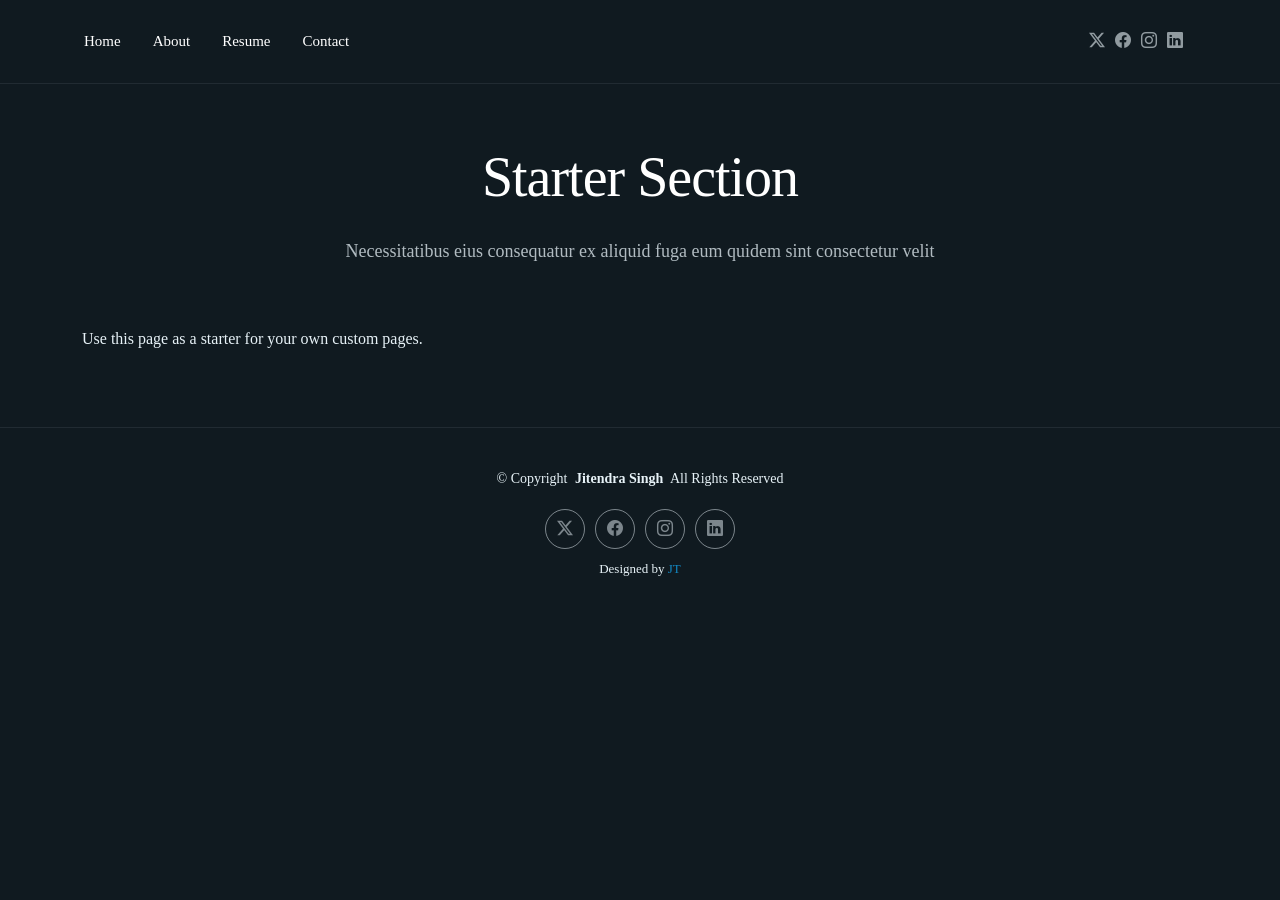
<file: starter-page.html>
<!DOCTYPE html>
<html lang="en">

<head>
  <meta charset="utf-8">
  <meta content="width=device-width, initial-scale=1.0" name="viewport">
  <title>Starter Page </title>
  <meta name="description" content="">
  <meta name="keywords" content="">

  <!-- Favicons -->
  <link href="assets/img/favicon.png" rel="icon">
  <link href="assets/img/apple-touch-icon.png" rel="apple-touch-icon">

  <!-- Fonts -->
  <link href="https://fonts.googleapis.com" rel="preconnect">
  <link href="https://fonts.gstatic.com" rel="preconnect" crossorigin>
  <link href="https://fonts.googleapis.com/css2?family=Roboto:ital,wght@0,100;0,300;0,400;0,500;0,700;0,900;1,100;1,300;1,400;1,500;1,700;1,900&family=Poppins:ital,wght@0,100;0,200;0,300;0,400;0,500;0,600;0,700;0,800;0,900;1,100;1,200;1,300;1,400;1,500;1,600;1,700;1,800;1,900&family=Raleway:ital,wght@0,100;0,200;0,300;0,400;0,500;0,600;0,700;0,800;0,900;1,100;1,200;1,300;1,400;1,500;1,600;1,700;1,800;1,900&display=swap" rel="stylesheet">

  <!-- Vendor CSS Files -->
  <link href="assets/vendor/bootstrap/css/bootstrap.min.css" rel="stylesheet">
  <link href="assets/vendor/bootstrap-icons/bootstrap-icons.css" rel="stylesheet">
  <link href="assets/vendor/aos/aos.css" rel="stylesheet">
  <link href="assets/vendor/swiper/swiper-bundle.min.css" rel="stylesheet">
  <link href="assets/vendor/glightbox/css/glightbox.min.css" rel="stylesheet">

  <!-- Main CSS File -->
  <link href="assets/css/main.css" rel="stylesheet">

  
</head>

<body class="starter-page-page">

  <header id="header" class="header d-flex align-items-center light-background sticky-top">
    <div class="container position-relative d-flex align-items-center justify-content-between">

      <!-- <a href="index.html" class="logo d-flex align-items-center me-auto me-xl-0">
      <img src="assets/img/logo.webp" alt="">
      <h1 class="sitename">FolioOne</h1> 
    </a> -->

      <nav id="navmenu" class="navmenu">
        <ul>
          <li><a href="index.html">Home</a></li>
          <li><a href="about.html">About</a></li>
          <li><a href="resume.html">Resume</a></li>
          
          <li><a href="contact.html">Contact</a></li>
        </ul>
        <i class="mobile-nav-toggle d-xl-none bi bi-list"></i>
      </nav>

      <div class="header-social-links">
        <a href="#" class="twitter"><i class="bi bi-twitter-x"></i></a>
        <a href="#" class="facebook"><i class="bi bi-facebook"></i></a>
        <a href="#" class="instagram"><i class="bi bi-instagram"></i></a>
        <a href="#" class="linkedin"><i class="bi bi-linkedin"></i></a>
      </div>

    </div>
  </header>

  <main class="main">

    <!-- Starter Section Section -->
    <section id="starter-section" class="starter-section section">

      <!-- Section Title -->
      <div class="container section-title" data-aos="fade-up">
        <h2>Starter Section</h2>
        <p>Necessitatibus eius consequatur ex aliquid fuga eum quidem sint consectetur velit</p>
      </div><!-- End Section Title -->

      <div class="container" data-aos="fade-up">
        <p>Use this page as a starter for your own custom pages.</p>
      </div>

    </section><!-- /Starter Section Section -->

  </main>

  <footer id="footer" class="footer">

    <div class="container">
      <div class="copyright text-center ">
        <p>© <span>Copyright</span> <strong class="px-1 sitename">Jitendra Singh</strong> <span>All Rights Reserved<br></span></p>
      </div>
      <div class="social-links d-flex justify-content-center">
        <a href=""><i class="bi bi-twitter-x"></i></a>
        <a href=""><i class="bi bi-facebook"></i></a>
        <a href=""><i class="bi bi-instagram"></i></a>
        <a href=""><i class="bi bi-linkedin"></i></a>
      </div>
      <div class="credits">
       
        Designed by <a href="#">JT</a> 
      </div>
    </div>

  </footer>

  <!-- Scroll Top -->
  <a href="#" id="scroll-top" class="scroll-top d-flex align-items-center justify-content-center"><i class="bi bi-arrow-up-short"></i></a>

  <!-- Preloader -->
  <div id="preloader"></div>

  <!-- Vendor JS Files -->
  <script src="assets/vendor/bootstrap/js/bootstrap.bundle.min.js"></script>
  <script src="assets/vendor/php-email-form/validate.js"></script>
  <script src="assets/vendor/aos/aos.js"></script>
  <script src="assets/vendor/typed.js/typed.umd.js"></script>
  <script src="assets/vendor/waypoints/noframework.waypoints.js"></script>
  <script src="assets/vendor/purecounter/purecounter_vanilla.js"></script>
  <script src="assets/vendor/swiper/swiper-bundle.min.js"></script>
  <script src="assets/vendor/imagesloaded/imagesloaded.pkgd.min.js"></script>
  <script src="assets/vendor/isotope-layout/isotope.pkgd.min.js"></script>
  <script src="assets/vendor/glightbox/js/glightbox.min.js"></script>

  <!-- Main JS File -->
  <script src="assets/js/main.js"></script>

</body>

</html>
</file>
<file: assets/css/main.css>
--------------------------------------------------------------*/
/* Fonts */
:root {
  --default-font: "Roboto",  system-ui, -apple-system, "Segoe UI", Roboto, "Helvetica Neue", Arial, "Noto Sans", "Liberation Sans", sans-serif, "Apple Color Emoji", "Segoe UI Emoji", "Segoe UI Symbol", "Noto Color Emoji";
  --heading-font: "Raleway",  sans-serif;
  --nav-font: "Poppins",  sans-serif;
}

/* Global Colors - The following color variables are used throughout the website. Updating them here will change the color scheme of the entire website */
:root { 
  --background-color: #101a20; /* Background color for the entire website, including individual sections */
  --default-color: #e7f2f7; /* Default color used for the majority of the text content across the entire website */
  --heading-color: #ffffff; /* Color for headings, subheadings and title throughout the website */
  --accent-color: #1387c1; /* Accent color that represents your brand on the website. It's used for buttons, links, and other elements that need to stand out */
  --surface-color: #141f26; /* The surface color is used as a background of boxed elements within sections, such as cards, icon boxes, or other elements that require a visual separation from the global background. */
  --contrast-color: #ffffff; /* Contrast color for text, ensuring readability against backgrounds of accent, heading, or default colors. */
}

/* Nav Menu Colors - The following color variables are used specifically for the navigation menu. They are separate from the global colors to allow for more customization options */
:root {
  --nav-color: #ffffff;  /* The default color of the main navmenu links */
  --nav-hover-color: #1387c1; /* Applied to main navmenu links when they are hovered over or active */
  --nav-mobile-background-color: #213642; /* Used as the background color for mobile navigation menu */
  --nav-dropdown-background-color: #051117; /* Used as the background color for dropdown items that appear when hovering over primary navigation items */
  --nav-dropdown-color: #e7f2f7; /* Used for navigation links of the dropdown items in the navigation menu. */
  --nav-dropdown-hover-color: #1387c1; /* Similar to --nav-hover-color, this color is applied to dropdown navigation links when they are hovered over. */
}

/* Color Presets - These classes override global colors when applied to any section or element, providing reuse of the sam color scheme. */

.light-background {
  --background-color: #142027;
  --surface-color: #325264;
}

.dark-background {
  --background-color: #0b1419;
  --default-color: #ffffff;
  --heading-color: #ffffff;
  --surface-color: #252525;
  --contrast-color: #ffffff;
}

/* Smooth scroll */
:root {
  scroll-behavior: smooth;
}

/*--------------------------------------------------------------
# General Styling & Shared Classes
--------------------------------------------------------------*/
body {
  color: var(--default-color);
  background-color: var(--background-color);
  font-family: var(--default-font);
}

a {
  color: var(--accent-color);
  text-decoration: none;
  transition: 0.3s;
}

a:hover {
  color: color-mix(in srgb, var(--accent-color), transparent 25%);
  text-decoration: none;
}

h1,
h2,
h3,
h4,
h5,
h6 {
  color: var(--heading-color);
  font-family: var(--heading-font);
}

/* PHP Email Form Messages
------------------------------*/
.php-email-form .error-message {
  display: none;
  background: #df1529;
  color: #ffffff;
  text-align: left;
  padding: 15px;
  margin-bottom: 24px;
  font-weight: 600;
}

.php-email-form .sent-message {
  display: none;
  color: #ffffff;
  background: #059652;
  text-align: center;
  padding: 15px;
  margin-bottom: 24px;
  font-weight: 600;
}

.php-email-form .loading {
  display: none;
  background: var(--surface-color);
  text-align: center;
  padding: 15px;
  margin-bottom: 24px;
}

.php-email-form .loading:before {
  content: "";
  display: inline-block;
  border-radius: 50%;
  width: 24px;
  height: 24px;
  margin: 0 10px -6px 0;
  border: 3px solid var(--accent-color);
  border-top-color: var(--surface-color);
  animation: php-email-form-loading 1s linear infinite;
}

@keyframes php-email-form-loading {
  0% {
    transform: rotate(0deg);
  }

  100% {
    transform: rotate(360deg);
  }
}

/*--------------------------------------------------------------
# Global Header
--------------------------------------------------------------*/
.header {
  --background-color: rgba(255, 255, 255, 0);
  color: var(--default-color);
  background-color: var(--background-color);
  padding: 15px 0;
  transition: all 0.5s;
  z-index: 997;
  border-bottom: 1px solid color-mix(in srgb, var(--default-color), transparent 92%);
}

.header .logo {
  line-height: 1;
}

.header .logo img {
  max-height: 36px;
  margin-right: 8px;
}

.header .logo h1 {
  font-size: 32px;
  margin: 0;
  font-weight: 400;
  color: var(--heading-color);
}

.header .header-social-links {
  padding-right: 15px;
}

.header .header-social-links a {
  color: color-mix(in srgb, var(--default-color), transparent 40%);
  padding-left: 6px;
  display: inline-block;
  transition: 0.3s;
  font-size: 16px;
}

.header .header-social-links a:hover {
  color: var(--default-color);
}

.header .header-social-links a i {
  line-height: 0px;
}

@media (max-width: 1200px) {
  .header .logo {
    order: 1;
  }

  .header .header-social-links {
    order: 2;
  }

  .header .navmenu {
    order: 3;
  }
}

/* Global Header on Scroll
------------------------------*/
.scrolled .header {
  --background-color: rgba(16, 26, 32, 0.9);
}

/*--------------------------------------------------------------
# Navigation Menu
--------------------------------------------------------------*/
/* Desktop Navigation */
@media (min-width: 1200px) {
  .navmenu {
    padding: 0;
  }

  .navmenu ul {
    margin: 0;
    padding: 0;
    display: flex;
    list-style: none;
    align-items: center;
  }

  .navmenu li {
    position: relative;
  }

  .navmenu>ul>li {
    white-space: nowrap;
    padding: 15px 28px 15px 0;
  }

  .navmenu>ul>li:last-child {
    padding-right: 0;
  }

  .navmenu a,
  .navmenu a:focus {
    color: var(--nav-color);
    font-size: 15px;
    padding: 0 2px;
    font-family: var(--nav-font);
    font-weight: 400;
    display: flex;
    align-items: center;
    justify-content: space-between;
    white-space: nowrap;
    transition: 0.3s;
    position: relative;
  }

  .navmenu a i,
  .navmenu a:focus i {
    font-size: 12px;
    line-height: 0;
    margin-left: 5px;
    transition: 0.3s;
  }

  .navmenu>ul>li>a:before {
    content: "";
    position: absolute;
    height: 2px;
    bottom: -6px;
    left: 0;
    background-color: var(--nav-hover-color);
    visibility: hidden;
    width: 0px;
    transition: all 0.3s ease-in-out 0s;
  }

  .navmenu a:hover:before,
  .navmenu li:hover>a:before,
  .navmenu .active:before {
    visibility: visible;
    width: 25px;
  }

  .navmenu li:hover>a,
  .navmenu .active,
  .navmenu .active:focus {
    color: var(--nav-hover-color);
  }

  .navmenu .dropdown ul {
    margin: 0;
    padding: 10px 0;
    background: var(--nav-dropdown-background-color);
    display: block;
    position: absolute;
    visibility: hidden;
    left: -5px;
    top: 130%;
    opacity: 0;
    transition: 0.3s;
    border-radius: 4px;
    z-index: 99;
    box-shadow: 0px 0px 30px rgba(0, 0, 0, 0.1);
  }

  .navmenu .dropdown ul li {
    min-width: 200px;
  }

  .navmenu .dropdown ul a {
    padding: 10px 20px;
    font-size: 15px;
    text-transform: none;
    color: var(--nav-dropdown-color);
  }

  .navmenu .dropdown ul a i {
    font-size: 12px;
  }

  .navmenu .dropdown ul a:hover,
  .navmenu .dropdown ul .active:hover,
  .navmenu .dropdown ul li:hover>a {
    color: var(--nav-dropdown-hover-color);
  }

  .navmenu .dropdown:hover>ul {
    opacity: 1;
    top: 100%;
    visibility: visible;
  }

  .navmenu .dropdown .dropdown ul {
    top: 0;
    left: -90%;
    visibility: hidden;
  }

  .navmenu .dropdown .dropdown:hover>ul {
    opacity: 1;
    top: 0;
    left: -100%;
    visibility: visible;
  }
}

/* Mobile Navigation */
@media (max-width: 1199px) {
  .mobile-nav-toggle {
    color: var(--nav-color);
    font-size: 28px;
    line-height: 0;
    margin-right: 10px;
    cursor: pointer;
    transition: color 0.3s;
  }

  .navmenu {
    padding: 0;
    z-index: 9997;
  }

  .navmenu ul {
    display: none;
    list-style: none;
    position: absolute;
    inset: 60px 20px 20px 20px;
    padding: 10px 0;
    margin: 0;
    border-radius: 6px;
    background-color: var(--nav-mobile-background-color);
    border: 1px solid color-mix(in srgb, var(--default-color), transparent 90%);
    box-shadow: none;
    overflow-y: auto;
    transition: 0.3s;
    z-index: 9998;
  }

  .navmenu a,
  .navmenu a:focus {
    color: var(--nav-dropdown-color);
    padding: 10px 20px;
    font-family: var(--nav-font);
    font-size: 17px;
    font-weight: 500;
    display: flex;
    align-items: center;
    justify-content: space-between;
    white-space: nowrap;
    transition: 0.3s;
  }

  .navmenu a i,
  .navmenu a:focus i {
    font-size: 12px;
    line-height: 0;
    margin-left: 5px;
    width: 30px;
    height: 30px;
    display: flex;
    align-items: center;
    justify-content: center;
    border-radius: 50%;
    transition: 0.3s;
    background-color: color-mix(in srgb, var(--accent-color), transparent 90%);
  }

  .navmenu a i:hover,
  .navmenu a:focus i:hover {
    background-color: var(--accent-color);
    color: var(--contrast-color);
  }

  .navmenu a:hover,
  .navmenu .active,
  .navmenu .active:focus {
    color: var(--nav-dropdown-hover-color);
  }

  .navmenu .active i,
  .navmenu .active:focus i {
    background-color: var(--accent-color);
    color: var(--contrast-color);
    transform: rotate(180deg);
  }

  .navmenu .dropdown ul {
    position: static;
    display: none;
    z-index: 99;
    padding: 10px 0;
    margin: 10px 20px;
    background-color: var(--nav-dropdown-background-color);
    transition: all 0.5s ease-in-out;
  }

  .navmenu .dropdown ul ul {
    background-color: rgba(33, 37, 41, 0.1);
  }

  .navmenu .dropdown>.dropdown-active {
    display: block;
    background-color: rgba(33, 37, 41, 0.03);
  }

  .mobile-nav-active {
    overflow: hidden;
  }

  .mobile-nav-active .mobile-nav-toggle {
    color: #fff;
    position: absolute;
    font-size: 32px;
    top: 15px;
    right: 15px;
    margin-right: 0;
    z-index: 9999;
  }

  .mobile-nav-active .navmenu {
    position: fixed;
    overflow: hidden;
    inset: 0;
    background: rgba(33, 37, 41, 0.8);
    transition: 0.3s;
  }

  .mobile-nav-active .navmenu>ul {
    display: block;
  }
}

/*--------------------------------------------------------------
# Global Footer
--------------------------------------------------------------*/
.footer {
  color: var(--default-color);
  background-color: var(--background-color);
  font-size: 14px;
  padding: 40px 0;
  position: relative;
  border-top: 1px solid color-mix(in srgb, var(--default-color), transparent 92%);
}

.footer .copyright p {
  margin-bottom: 0;
}

.footer .social-links {
  margin-top: 20px;
}

.footer .social-links a {
  display: flex;
  align-items: center;
  justify-content: center;
  width: 40px;
  height: 40px;
  border-radius: 50%;
  border: 1px solid color-mix(in srgb, var(--default-color), transparent 50%);
  font-size: 16px;
  color: color-mix(in srgb, var(--default-color), transparent 50%);
  margin: 0 5px;
  transition: 0.3s;
}

.footer .social-links a:hover {
  color: var(--accent-color);
  border-color: var(--accent-color);
}

.footer .credits {
  margin-top: 10px;
  font-size: 13px;
  text-align: center;
}

/*--------------------------------------------------------------
# Preloader
--------------------------------------------------------------*/
#preloader {
  position: fixed;
  inset: 0;
  z-index: 9999;
  overflow: hidden;
  background-color: var(--background-color);
  transition: all 0.6s ease-out;
  width: 100%;
  height: 100vh;
}

#preloader:before,
#preloader:after {
  content: "";
  position: absolute;
  border: 4px solid var(--accent-color);
  border-radius: 50%;
  animation: animate-preloader 2s cubic-bezier(0, 0.2, 0.8, 1) infinite;
}

#preloader:after {
  animation-delay: -0.5s;
}

@keyframes animate-preloader {
  0% {
    width: 10px;
    height: 10px;
    top: calc(50% - 5px);
    left: calc(50% - 5px);
    opacity: 1;
  }

  100% {
    width: 72px;
    height: 72px;
    top: calc(50% - 36px);
    left: calc(50% - 36px);
    opacity: 0;
  }
}

/*--------------------------------------------------------------
# Scroll Top Button
--------------------------------------------------------------*/
.scroll-top {
  position: fixed;
  visibility: hidden;
  opacity: 0;
  right: 15px;
  bottom: -15px;
  z-index: 99999;
  background-color: var(--accent-color);
  width: 44px;
  height: 44px;
  border-radius: 50px;
  transition: all 0.4s;
}

.scroll-top i {
  font-size: 24px;
  color: var(--contrast-color);
  line-height: 0;
}

.scroll-top:hover {
  background-color: color-mix(in srgb, var(--accent-color), transparent 20%);
  color: var(--contrast-color);
}

.scroll-top.active {
  visibility: visible;
  opacity: 1;
  bottom: 15px;
}

/*--------------------------------------------------------------
# Disable aos animation delay on mobile devices
--------------------------------------------------------------*/
@media screen and (max-width: 768px) {
  [data-aos-delay] {
    transition-delay: 0 !important;
  }
}

/*--------------------------------------------------------------
# Global Page Titles & Breadcrumbs
--------------------------------------------------------------*/
.page-title {
  color: var(--default-color);
  background-color: var(--background-color);
  position: relative;
}

.page-title .heading {
  padding: 80px 0;
  border-top: 1px solid color-mix(in srgb, var(--default-color), transparent 90%);
}

.page-title .heading h1 {
  font-size: 38px;
  font-weight: 700;
}

.page-title nav {
  background-color: color-mix(in srgb, var(--default-color), transparent 96%);
  padding: 20px 0;
}

.page-title nav ol {
  display: flex;
  flex-wrap: wrap;
  list-style: none;
  padding: 0;
  margin: 0;
  font-size: 16px;
  font-weight: 400;
}

.page-title nav ol li+li {
  padding-left: 10px;
}

.page-title nav ol li+li::before {
  content: "/";
  display: inline-block;
  padding-right: 10px;
  color: color-mix(in srgb, var(--default-color), transparent 70%);
}

/*--------------------------------------------------------------
# Global Sections
--------------------------------------------------------------*/
section,
.section {
  color: var(--default-color);
  background-color: var(--background-color);
  padding: 60px 0;
  scroll-margin-top: 100px;
  overflow: clip;
}

@media (max-width: 1199px) {

  section,
  .section {
    scroll-margin-top: 66px;
  }
}

/*--------------------------------------------------------------
# Global Section Titles
--------------------------------------------------------------*/
.section-title {
  text-align: center;
  padding-bottom: 60px;
  position: relative;
}

.section-title h2 {
  font-size: 3.5rem;
  font-weight: 400;
  line-height: 1.2;
  color: var(--heading-color);
  margin-bottom: 1.5rem;
  letter-spacing: -1px;
}

@media (max-width: 768px) {
  .section-title h2 {
    font-size: 2.5rem;
  }
}

.section-title p {
  font-size: 1.125rem;
  line-height: 1.8;
  color: color-mix(in srgb, var(--default-color), transparent 25%);
  max-width: 900px;
  margin: 0 auto;
  text-wrap: balance;
}

/*--------------------------------------------------------------
# Hero Section
--------------------------------------------------------------*/
.hero {
  padding: 80px 0;
  min-height: 100vh;
  display: flex;
  align-items: center;
}

.hero .hero-content h1 {
  font-size: 3.5rem;
  font-weight: 700;
  margin-bottom: 1rem;
  line-height: 1.2;
}

.hero .hero-content h1 .highlight {
  color: var(--accent-color);
  position: relative;
}

.hero .hero-content h1 .highlight::after {
  content: "";
  position: absolute;
  bottom: 0;
  left: 0;
  width: 100%;
  height: 3px;
  background: linear-gradient(90deg, var(--accent-color), color-mix(in srgb, var(--accent-color), transparent 50%));
  border-radius: 2px;
}

@media (max-width: 768px) {
  .hero .hero-content h1 {
    font-size: 2.5rem;
  }
}

.hero .hero-content h2 {
  font-size: 1.5rem;
  font-weight: 400;
  margin-bottom: 2rem;
  color: color-mix(in srgb, var(--default-color), transparent 20%);
}

.hero .hero-content h2 .typed {
  color: var(--accent-color);
  font-weight: 600;
}

@media (max-width: 768px) {
  .hero .hero-content h2 {
    font-size: 1.25rem;
  }
}

.hero .hero-content p {
  font-size: 1.1rem;
  line-height: 1.6;
  margin-bottom: 2.5rem;
  color: color-mix(in srgb, var(--default-color), transparent 30%);
}

.hero .hero-actions {
  display: flex;
  gap: 1rem;
  margin-bottom: 3rem;
}

.hero .hero-actions .btn {
  padding: 12px 30px;
  border-radius: 50px;
  font-weight: 600;
  text-decoration: none;
  transition: all 0.3s ease;
  border: 2px solid;
}

.hero .hero-actions .btn.btn-primary {
  background: var(--accent-color);
  color: var(--contrast-color);
  border-color: var(--accent-color);
}

.hero .hero-actions .btn.btn-primary:hover {
  background: color-mix(in srgb, var(--accent-color), black 15%);
  border-color: color-mix(in srgb, var(--accent-color), black 15%);
  transform: translateY(-2px);
}

.hero .hero-actions .btn.btn-outline {
  background: transparent;
  color: var(--accent-color);
  border-color: var(--accent-color);
}

.hero .hero-actions .btn.btn-outline:hover {
  transform: translateY(-2px);
}

@media (max-width: 576px) {
  .hero .hero-actions {
    flex-direction: column;
  }

  .hero .hero-actions .btn {
    text-align: center;
  }
}

.hero .social-links {
  display: flex;
  gap: 1rem;
}

.hero .social-links a {
  width: 45px;
  height: 45px;
  background: var(--surface-color);
  border-radius: 50%;
  display: flex;
  align-items: center;
  justify-content: center;
  color: var(--default-color);
  font-size: 1.2rem;
  transition: all 0.3s ease;
}

.hero .social-links a:hover {
  background: var(--accent-color);
  color: var(--contrast-color);
  transform: translateY(-3px);
  box-shadow: 0 8px 25px color-mix(in srgb, var(--accent-color), transparent 70%);
}

.hero .hero-image {
  position: relative;
}

.hero .hero-image .image-wrapper {
  position: relative;
  max-width: 450px;
  margin: 0 auto;
}

.hero .hero-image .image-wrapper img {
  border-radius: 20px;
  box-shadow: 0 5px 15px color-mix(in srgb, var(--default-color), transparent 95%);
  transition: transform 0.3s ease;
}

.hero .hero-image .image-wrapper img:hover {
  transform: scale(1.02);
}

.hero .hero-image .floating-elements {
  position: absolute;
  top: 0;
  left: 0;
  right: 0;
  bottom: 0;
  pointer-events: none;
}

.hero .hero-image .floating-elements .floating-card {
  position: absolute;
  background: var(--surface-color);
  padding: 15px 20px;
  border-radius: 15px;
  box-shadow: 0 10px 30px color-mix(in srgb, var(--default-color), transparent 90%);
  display: flex;
  align-items: center;
  gap: 10px;
  font-weight: 600;
  animation: float 3s ease-in-out infinite;
}

.hero .hero-image .floating-elements .floating-card i {
  font-size: 1.5rem;
  color: var(--accent-color);
}

.hero .hero-image .floating-elements .floating-card.design {
  top: 10%;
  right: -10%;
  animation-delay: 0s;
}

.hero .hero-image .floating-elements .floating-card.code {
  bottom: 30%;
  left: -15%;
  animation-delay: 1s;
}

.hero .hero-image .floating-elements .floating-card.creativity {
  top: 60%;
  right: -5%;
  animation-delay: 2s;
}

@media (max-width: 992px) {
  .hero .hero-image .floating-elements .floating-card {
    display: none;
  }
}

@keyframes float {

  0%,
  100% {
    transform: translateY(0px);
  }

  50% {
    transform: translateY(-10px);
  }
}

@media (max-width: 992px) {
  .hero .hero-content {
    text-align: center;
    margin-bottom: 3rem;
  }
}

/*--------------------------------------------------------------
# About Section
--------------------------------------------------------------*/
.about .intro-content .eyebrow {
  display: inline-block;
  letter-spacing: 0.12em;
  text-transform: uppercase;
  font-size: 12px;
  color: color-mix(in srgb, var(--default-color), transparent 40%);
  margin-bottom: 16px;
}

.about .intro-content .headline {
  font-family: var(--heading-font);
  font-weight: 300;
  line-height: 1.2;
  font-size: clamp(28px, 4vw, 44px);
  margin: 0 0 24px 0;
}

.about .intro-content .lead {
  font-size: 18px;
  line-height: 1.8;
  color: color-mix(in srgb, var(--default-color), transparent 10%);
  margin-bottom: 24px;
}

.about .intro-content p {
  line-height: 1.8;
  margin-bottom: 24px;
  color: color-mix(in srgb, var(--default-color), transparent 5%);
}

.about .intro-content .cta-group {
  display: flex;
  gap: 24px;
  align-items: center;
  margin-top: 24px;
}

.about .intro-content .cta-group .btn-ghost {
  display: inline-flex;
  align-items: center;
  gap: 8px;
  padding: 12px 18px;
  border-radius: 6px;
  color: var(--accent-color);
  background: color-mix(in srgb, var(--accent-color), transparent 92%);
  border: 1px solid color-mix(in srgb, var(--accent-color), transparent 70%);
  transition: 0.3s ease-in-out;
}

.about .intro-content .cta-group .btn-ghost:hover,
.about .intro-content .cta-group .btn-ghost:focus {
  color: var(--contrast-color);
  background: var(--accent-color);
  border-color: var(--accent-color);
  outline: none;
  box-shadow: 0 0 0 3px color-mix(in srgb, var(--accent-color), transparent 70%);
}

.about .intro-content .cta-group .link-underline {
  display: inline-flex;
  align-items: center;
  gap: 8px;
  position: relative;
  color: var(--accent-color);
  padding-bottom: 4px;
  transition: 0.3s ease-in-out;
}

.about .intro-content .cta-group .link-underline::after {
  content: "";
  position: absolute;
  left: 0;
  right: 0;
  bottom: 0;
  height: 1px;
  background: color-mix(in srgb, var(--accent-color), transparent 40%);
  transform: scaleX(0.4);
  transform-origin: left;
  transition: 0.3s ease-in-out;
}

.about .intro-content .cta-group .link-underline:hover,
.about .intro-content .cta-group .link-underline:focus {
  color: color-mix(in srgb, var(--accent-color), transparent 10%);
  outline: none;
}

.about .intro-content .cta-group .link-underline:hover::after,
.about .intro-content .cta-group .link-underline:focus::after {
  transform: scaleX(1);
}

.about .profile-figure {
  margin: 0;
}

.about .profile-figure .profile-photo {
  width: 88%;
  max-width: 440px;
  border-radius: 18px;
  box-shadow: 0 10px 30px color-mix(in srgb, var(--default-color), transparent 92%);
  transform: translateY(0);
  transition: transform 0.3s ease-in-out;
}

.about .profile-figure .profile-caption {
  margin-top: 24px;
  display: flex;
  align-items: center;
  justify-content: center;
}

.about .profile-figure .profile-caption .meta {
  font-size: 14px;
  color: color-mix(in srgb, var(--default-color), transparent 20%);
}

.about .profile-figure .profile-caption .meta .funfact {
  font-size: 13px;
  margin-top: 4px;
  color: color-mix(in srgb, var(--default-color), transparent 35%);
}

.about .profile-figure:hover .profile-photo {
  transform: translateY(-4px);
}

.about .skill-item {
  padding: 24px;
  border-radius: 6px;
  transition: 0.3s ease-in-out;
  background: color-mix(in srgb, var(--surface-color), var(--accent-color) 2%);
  border: 1px solid color-mix(in srgb, var(--default-color), transparent 88%);
  height: 100%;
}

.about .skill-item i {
  font-size: 24px;
  color: var(--accent-color);
  margin-bottom: 16px;
  display: inline-block;
}

.about .skill-item h3 {
  font-size: 16px;
  margin-bottom: 6px;
  font-weight: 500;
}

.about .skill-item p {
  margin: 0;
  font-size: 14px;
  color: color-mix(in srgb, var(--default-color), transparent 25%);
}

.about .skill-item:hover {
  transform: translateY(-3px);
  border-color: color-mix(in srgb, var(--accent-color), transparent 60%);
  box-shadow: 0 10px 30px color-mix(in srgb, var(--default-color), transparent 92%);
}

.about .timeline-item {
  position: relative;
  padding-left: 26px;
}

.about .timeline-item time {
  display: inline-block;
  font-size: 12px;
  letter-spacing: 0.08em;
  text-transform: uppercase;
  color: color-mix(in srgb, var(--default-color), transparent 45%);
  margin-bottom: 6px;
}

.about .timeline-item h4 {
  font-size: 18px;
  font-weight: 400;
  margin: 0 0 6px;
}

.about .timeline-item p {
  font-size: 14px;
  color: color-mix(in srgb, var(--default-color), transparent 25%);
  margin: 0;
}

.about .timeline-item .dot {
  position: absolute;
  left: 0;
  top: 4px;
  width: 10px;
  height: 10px;
  border-radius: 50%;
  background: var(--accent-color);
  box-shadow: 0 0 0 6px color-mix(in srgb, var(--accent-color), transparent 80%);
}

.about .personal-quote {
  padding: 24px 0;
}

.about .personal-quote p {
  font-family: var(--heading-font);
  font-weight: 300;
  font-size: clamp(20px, 3vw, 28px);
  line-height: 1.5;
  color: color-mix(in srgb, var(--default-color), transparent 5%);
  margin: 0 auto;
  max-width: 800px;
}

.about .fact-pill {
  display: flex;
  align-items: center;
  justify-content: center;
  gap: 10px;
  padding: 10px 14px;
  border-radius: 999px;
  border: 1px solid color-mix(in srgb, var(--default-color), transparent 85%);
  background: var(--surface-color);
  color: color-mix(in srgb, var(--default-color), transparent 10%);
  transition: 0.3s ease-in-out;
}

.about .fact-pill i {
  color: var(--accent-color);
}

.about .fact-pill span {
  font-size: 14px;
}

.about .fact-pill:hover {
  transform: translateY(-2px);
  border-color: color-mix(in srgb, var(--accent-color), transparent 60%);
  box-shadow: 0 10px 30px color-mix(in srgb, var(--default-color), transparent 92%);
}

.about .fact-pill:focus-within {
  box-shadow: 0 0 0 3px color-mix(in srgb, var(--accent-color), transparent 70%);
}

@media (max-width: 992px) {
  .about .profile-figure {
    text-align: center !important;
  }

  .about .profile-figure .profile-photo {
    width: 72%;
  }

  .about .intro-content .cta-group {
    flex-wrap: wrap;
  }
}

@media (max-width: 576px) {
  .about .profile-figure .profile-photo {
    width: 100%;
  }
}

/*--------------------------------------------------------------
# Skills Section
--------------------------------------------------------------*/
.skills .skill-box {
  background-color: var(--surface-color);
  padding: 2rem;
  border-radius: 8px;
  box-shadow: 0 0 20px rgba(0, 0, 0, 0.05);
}

.skills .skill-box h3 {
  font-size: 1.2rem;
  margin-bottom: 1rem;
  font-weight: 600;
}

.skills .skill-box p {
  font-size: 0.9rem;
  margin-bottom: 0.8rem;
  opacity: 0.6;
}

.skills .skill-box .progress {
  background-color: color-mix(in srgb, var(--accent-color), transparent 85%);
  border-radius: 50px;
  height: 8px;
  margin-top: 5px;
  overflow: hidden;
}

.skills .skill-box .progress .progress-bar {
  background-color: var(--accent-color);
  height: 100%;
  position: relative;
  border-radius: 50px;
  transition: 0.9s;
  width: 1px;
}

/*--------------------------------------------------------------
# Stats Section
--------------------------------------------------------------*/
.stats .avatars {
  position: relative;
}

.stats .avatars img {
  width: 60px;
  height: 60px;
  border: 3px solid var(--accent-color);
  margin-right: -15px;
  transition: transform 0.3s ease;
}

.stats .avatars img:hover {
  transform: translateY(-5px);
  z-index: 2;
}

.stats .counters h2 {
  color: var(--heading-color);
  font-size: 48px;
  font-weight: 700;
  margin-bottom: 10px;
}

.stats .counters h2 span {
  display: inline-block;
}

.stats .counters p {
  color: var(--default-color);
  font-size: 18px;
  margin: 0;
  opacity: 0.9;
}

@media (max-width: 991px) {
  .stats .row {
    text-align: center;
  }

  .stats .avatars {
    justify-content: center;
    margin-bottom: 40px;
  }

  .stats .counters h2 {
    font-size: 36px;
  }

  .stats .counters p {
    font-size: 16px;
  }

  .stats .counters .col-md-4 {
    margin-bottom: 30px;
  }

  .stats .counters .col-md-4:last-child {
    margin-bottom: 0;
  }
}

@media (max-width: 576px) {
  .stats {
    padding: 60px 0;
  }

  .stats .avatars {
    flex-wrap: wrap;
    justify-content: center;
  }

  .stats .avatars img {
    margin: 0 -8px;
  }
}

/*--------------------------------------------------------------
# Testimonials Section
--------------------------------------------------------------*/
.testimonials .testimonials-carousel,
.testimonials .testimonials-slider {
  overflow: hidden;
}

.testimonials .testimonial-item .testimonial-content {
  border-left: 3px solid var(--accent-color);
  padding-left: 30px;
}

.testimonials .testimonial-item .testimonial-img {
  border-radius: 50%;
  border: 4px solid var(--background-color);
  margin: 0 auto;
}

.testimonials .testimonial-item h3 {
  font-size: 20px;
  font-weight: bold;
  margin: 10px 0 5px 0;
}

.testimonials .testimonial-item h4 {
  font-size: 14px;
  color: color-mix(in srgb, var(--default-color), transparent 40%);
  margin: 0 0 10px 0;
}

.testimonials .testimonial-item .stars i {
  color: #ffc107;
  margin: 0 1px;
}

.testimonials .testimonial-item .quote-icon-left,
.testimonials .testimonial-item .quote-icon-right {
  color: color-mix(in srgb, var(--accent-color), transparent 50%);
  font-size: 26px;
  line-height: 0;
}

.testimonials .testimonial-item .quote-icon-left {
  display: inline-block;
  left: -5px;
  position: relative;
}

.testimonials .testimonial-item .quote-icon-right {
  display: inline-block;
  right: -5px;
  position: relative;
  top: 10px;
  transform: scale(-1, -1);
}

.testimonials .testimonial-item p {
  font-style: italic;
}

.testimonials .swiper-wrapper {
  height: auto;
}

.testimonials .swiper-pagination {
  margin-top: 30px;
  position: relative;
}

.testimonials .swiper-pagination .swiper-pagination-bullet {
  width: 12px;
  height: 12px;
  background-color: color-mix(in srgb, var(--default-color), transparent 85%);
  opacity: 1;
}

.testimonials .swiper-pagination .swiper-pagination-bullet-active {
  background-color: var(--accent-color);
}

/*--------------------------------------------------------------
# Resume Section
--------------------------------------------------------------*/
.resume .resume-item {
  margin-bottom: 3rem;
}

.resume .resume-item .resume-title {
  font-size: 1.75rem;
  font-weight: 700;
  margin-bottom: 1.5rem;
  padding-bottom: 1.5rem;
  position: relative;
  color: var(--heading-color);
}

.resume .resume-item .resume-title::after {
  content: "";
  position: absolute;
  display: block;
  width: 50px;
  height: 3px;
  background: var(--accent-color);
  bottom: 0;
  left: 0;
}

.resume .resume-item .resume-content {
  padding-left: 1.25rem;
  border-left: 2px solid color-mix(in srgb, var(--accent-color), transparent 85%);
}

.resume .resume-item article {
  position: relative;
  margin-bottom: 2.5rem;
}

.resume .resume-item article::before {
  content: "";
  position: absolute;
  width: 16px;
  height: 16px;
  border-radius: 50%;
  left: -1.8rem;
  top: 0.25rem;
  background: var(--background-color);
  border: 2px solid var(--accent-color);
}

.resume .resume-item article h4 {
  font-size: 1.25rem;
  font-weight: 600;
  margin-bottom: 0.5rem;
  color: var(--heading-color);
}

.resume .resume-item article h5 {
  font-size: 1rem;
  background: color-mix(in srgb, var(--accent-color), transparent 92%);
  padding: 0.375rem 0.75rem;
  display: inline-block;
  font-weight: 600;
  margin: 0.5rem 0;
  color: var(--accent-color);
  border-radius: 4px;
}

.resume .resume-item article .institution,
.resume .resume-item article .company {
  font-size: 1rem;
  margin-bottom: 1rem;
  color: color-mix(in srgb, var(--default-color), transparent 25%);
}

.resume .resume-item article p {
  margin-bottom: 1rem;
}

.resume .resume-item article ul {
  padding-left: 1.25rem;
  margin-bottom: 0;
}

.resume .resume-item article ul li {
  padding-bottom: 0.75rem;
  position: relative;
}

.resume .resume-item article ul li:last-child {
  padding-bottom: 0;
}

.resume .skill-item {
  margin-bottom: 2rem;
}

.resume .skill-item h4 {
  font-size: 1rem;
  font-weight: 600;
  margin-bottom: 0.75rem;
  color: var(--heading-color);
}

.resume .skill-item .progress {
  height: 0.75rem;
  background-color: color-mix(in srgb, var(--accent-color), transparent 92%);
  border-radius: 1rem;
  overflow: visible;
}

.resume .skill-item .progress .progress-bar {
  background-color: var(--accent-color);
  position: relative;
  border-radius: 1rem;
  width: 0;
  transition: width 1s ease;
}

.resume .skill-item .progress .progress-bar::after {
  content: attr(aria-valuenow) "%";
  position: absolute;
  right: 0;
  top: -1.75rem;
  font-size: 0.875rem;
  font-weight: 600;
  color: var(--accent-color);
}

@media (max-width: 991.98px) {
  .resume .resume-item {
    margin-bottom: 2rem;
  }
}

@media (max-width: 767.98px) {
  .resume .resume-content {
    padding-left: 1rem !important;
  }

  .resume article::before {
    left: -2rem !important;
  }
}

/*--------------------------------------------------------------
# Services Section
--------------------------------------------------------------*/
.services .service-item {
  display: flex;
  background-color: var(--surface-color);
  border-radius: 12px;
  padding: 2rem;
  height: 100%;
  position: relative;
  overflow: hidden;
  box-shadow: 0 5px 20px rgba(0, 0, 0, 0.03);
  transition: all 0.4s ease;
}

.services .service-item::before {
  content: "";
  position: absolute;
  left: 0;
  top: 0;
  height: 100%;
  width: 4px;
  background-color: var(--accent-color);
  transform: scaleY(0);
  transform-origin: bottom;
  transition: transform 0.4s cubic-bezier(0.65, 0, 0.35, 1);
}

.services .service-item:hover {
  box-shadow: 0 10px 30px rgba(0, 0, 0, 0.08);
  transform: translateY(-5px);
}

.services .service-item:hover::before {
  transform: scaleY(1);
}

.services .service-item:hover .service-icon {
  background-color: var(--accent-color);
  color: var(--contrast-color);
  transform: rotateY(180deg);
}

.services .service-item:hover .service-icon i {
  transform: rotateY(180deg);
}

.services .service-item:hover .service-link i {
  transform: translateX(5px);
}

.services .service-icon {
  flex-shrink: 0;
  width: 70px;
  height: 70px;
  border-radius: 12px;
  background-color: color-mix(in srgb, var(--accent-color), transparent 90%);
  color: var(--accent-color);
  display: flex;
  align-items: center;
  justify-content: center;
  margin-right: 1.5rem;
  transition: all 0.5s ease;
}

.services .service-icon i {
  font-size: 2rem;
  transition: transform 0.5s ease;
}

.services .service-content {
  flex-grow: 1;
}

.services .service-content h3 {
  font-size: 1.4rem;
  margin-bottom: 1rem;
  font-weight: 700;
  color: var(--heading-color);
}

.services .service-content p {
  margin-bottom: 1.25rem;
  color: color-mix(in srgb, var(--default-color), transparent 20%);
}

.services .service-link {
  display: inline-flex;
  align-items: center;
  color: var(--accent-color);
  font-weight: 600;
  text-decoration: none;
  transition: color 0.3s ease;
}

.services .service-link span {
  margin-right: 0.5rem;
}

.services .service-link i {
  transition: transform 0.3s ease;
}

.services .service-link:hover {
  color: color-mix(in srgb, var(--accent-color), transparent 25%);
}

@media (max-width: 767.98px) {
  .services .service-item {
    padding: 1.5rem;
    margin-bottom: 1rem;
  }

  .services .service-icon {
    width: 60px;
    height: 60px;
    margin-right: 1rem;
  }

  .services .service-icon i {
    font-size: 1.5rem;
  }

  .services .service-content h3 {
    font-size: 1.2rem;
    margin-bottom: 0.75rem;
  }

  .services .service-content p {
    margin-bottom: 1rem;
    font-size: 0.95rem;
  }
}

@media (max-width: 575.98px) {
  .services .service-item {
    flex-direction: column;
    text-align: center;
  }

  .services .service-item::before {
    width: 100%;
    height: 4px;
    transform: scaleX(0);
    transform-origin: left;
  }

  .services .service-item:hover::before {
    transform: scaleX(1);
  }

  .services .service-icon {
    margin-right: 0;
    margin-bottom: 1.25rem;
  }

  .services .service-link {
    justify-content: center;
  }
}

/*--------------------------------------------------------------
# Service Details Section
--------------------------------------------------------------*/
.service-details .service-hero {
  margin-bottom: 4rem;
}

.service-details .service-hero .service-meta {
  display: flex;
  align-items: center;
  gap: 1rem;
  margin-bottom: 1.5rem;
}

.service-details .service-hero .service-meta .service-category {
  background: color-mix(in srgb, var(--accent-color), transparent 85%);
  color: var(--accent-color);
  padding: 0.5rem 1rem;
  border-radius: 20px;
  font-size: 0.85rem;
  font-weight: 500;
  letter-spacing: 0.5px;
}

.service-details .service-hero .service-meta .reading-time {
  color: color-mix(in srgb, var(--default-color), transparent 50%);
  font-size: 0.9rem;
  font-weight: 300;
}

.service-details .service-hero h1 {
  font-size: 3.5rem;
  font-weight: 300;
  line-height: 1.2;
  margin-bottom: 1.5rem;
  color: var(--heading-color);
  letter-spacing: -0.02em;
}

.service-details .service-hero .service-description {
  font-size: 1.25rem;
  line-height: 1.7;
  color: color-mix(in srgb, var(--default-color), transparent 25%);
  font-weight: 300;
  margin: 0;
}

.service-details .service-visual {
  margin-bottom: 4rem;
  overflow: hidden;
  border-radius: 4px;
}

.service-details .service-visual img {
  width: 100%;
  height: 400px;
  object-fit: cover;
  transition: transform 0.5s ease;
}

.service-details .service-visual img:hover {
  transform: scale(1.02);
}

.service-details .service-narrative {
  margin-bottom: 5rem;
}

.service-details .service-narrative h3 {
  font-size: 2rem;
  font-weight: 300;
  margin-bottom: 2rem;
  color: var(--heading-color);
  letter-spacing: -0.01em;
}

.service-details .service-narrative p {
  font-size: 1.1rem;
  line-height: 1.8;
  margin-bottom: 2rem;
  color: var(--default-color);
  font-weight: 300;
}

.service-details .benefits-grid {
  display: grid;
  grid-template-columns: repeat(auto-fit, minmax(280px, 1fr));
  gap: 2.5rem;
  margin-top: 3rem;
}

.service-details .benefits-grid .benefit-card {
  text-align: center;
  padding: 0;
}

.service-details .benefits-grid .benefit-card .benefit-icon {
  width: 60px;
  height: 60px;
  background: color-mix(in srgb, var(--accent-color), transparent 90%);
  border-radius: 50%;
  display: flex;
  align-items: center;
  justify-content: center;
  margin: 0 auto 1.5rem;
  transition: all 0.3s ease;
}

.service-details .benefits-grid .benefit-card .benefit-icon i {
  font-size: 1.5rem;
  color: var(--accent-color);
}

.service-details .benefits-grid .benefit-card:hover .benefit-icon {
  background: var(--accent-color);
  transform: translateY(-2px);
}

.service-details .benefits-grid .benefit-card:hover .benefit-icon i {
  color: var(--contrast-color);
}

.service-details .benefits-grid .benefit-card h4 {
  font-size: 1.2rem;
  font-weight: 400;
  margin-bottom: 1rem;
  color: var(--heading-color);
}

.service-details .benefits-grid .benefit-card p {
  font-size: 1rem;
  line-height: 1.6;
  color: color-mix(in srgb, var(--default-color), transparent 30%);
  margin: 0;
}

.service-details .timeline-section {
  margin-bottom: 4rem;
}

.service-details .timeline-section h3 {
  font-size: 2rem;
  font-weight: 300;
  margin-bottom: 3rem;
  color: var(--heading-color);
  letter-spacing: -0.01em;
}

.service-details .timeline-section .timeline {
  position: relative;
}

.service-details .timeline-section .timeline::before {
  content: "";
  position: absolute;
  left: 30px;
  top: 0;
  bottom: 0;
  width: 1px;
  background: color-mix(in srgb, var(--default-color), transparent 85%);
}

.service-details .timeline-section .timeline .timeline-item {
  position: relative;
  padding-left: 80px;
  margin-bottom: 3rem;
}

.service-details .timeline-section .timeline .timeline-item:last-child {
  margin-bottom: 0;
}

.service-details .timeline-section .timeline .timeline-item .timeline-marker {
  position: absolute;
  left: 0;
  top: 0;
  width: 60px;
  height: 60px;
  background: var(--surface-color);
  border: 2px solid color-mix(in srgb, var(--accent-color), transparent 70%);
  border-radius: 50%;
  display: flex;
  align-items: center;
  justify-content: center;
  z-index: 1;
}

.service-details .timeline-section .timeline .timeline-item .timeline-marker span {
  font-size: 1.2rem;
  font-weight: 500;
  color: var(--accent-color);
}

.service-details .timeline-section .timeline .timeline-item .timeline-content h4 {
  font-size: 1.3rem;
  font-weight: 400;
  margin-bottom: 0.75rem;
  color: var(--heading-color);
}

.service-details .timeline-section .timeline .timeline-item .timeline-content p {
  font-size: 1rem;
  line-height: 1.6;
  margin-bottom: 0.5rem;
  color: var(--default-color);
}

.service-details .timeline-section .timeline .timeline-item .timeline-content small {
  color: color-mix(in srgb, var(--default-color), transparent 40%);
  font-size: 0.9rem;
  font-weight: 500;
}

.service-details .service-sidebar {
  padding-left: 2rem;
}

@media (max-width: 992px) {
  .service-details .service-sidebar {
    padding-left: 0;
    margin-top: 4rem;
  }
}

.service-details .overview-card,
.service-details .success-story,
.service-details .consultation-form {
  background: var(--surface-color);
  border-radius: 8px;
  padding: 2.5rem;
  margin-bottom: 2.5rem;
  border: 1px solid color-mix(in srgb, var(--default-color), transparent 93%);
  transition: all 0.3s ease;
}

.service-details .overview-card:hover,
.service-details .success-story:hover,
.service-details .consultation-form:hover {
  border-color: color-mix(in srgb, var(--accent-color), transparent 80%);
}

.service-details .overview-card .overview-header h4 {
  font-size: 1.4rem;
  font-weight: 400;
  margin-bottom: 2rem;
  color: var(--heading-color);
}

.service-details .overview-card .overview-stats {
  display: grid;
  grid-template-columns: repeat(3, 1fr);
  gap: 1.5rem;
  margin-bottom: 2rem;
}

.service-details .overview-card .overview-stats .stat-item {
  text-align: center;
}

.service-details .overview-card .overview-stats .stat-item .stat-number {
  font-size: 2rem;
  font-weight: 300;
  color: var(--accent-color);
  line-height: 1;
  margin-bottom: 0.5rem;
}

.service-details .overview-card .overview-stats .stat-item .stat-label {
  font-size: 0.85rem;
  color: color-mix(in srgb, var(--default-color), transparent 40%);
  font-weight: 500;
  text-transform: uppercase;
  letter-spacing: 0.5px;
}

.service-details .overview-card .overview-details {
  border-top: 1px solid color-mix(in srgb, var(--default-color), transparent 90%);
  padding-top: 1.5rem;
}

.service-details .overview-card .overview-details .detail-row {
  display: flex;
  justify-content: space-between;
  align-items: center;
  margin-bottom: 1rem;
}

.service-details .overview-card .overview-details .detail-row:last-child {
  margin-bottom: 0;
}

.service-details .overview-card .overview-details .detail-row .detail-label {
  font-size: 0.95rem;
  color: color-mix(in srgb, var(--default-color), transparent 30%);
  font-weight: 400;
}

.service-details .overview-card .overview-details .detail-row .detail-value {
  font-size: 0.95rem;
  color: var(--heading-color);
  font-weight: 500;
}

.service-details .success-story .story-quote p {
  font-size: 1.1rem;
  line-height: 1.7;
  color: color-mix(in srgb, var(--default-color), transparent 20%);
  font-style: italic;
  margin-bottom: 2rem;
}

.service-details .success-story .story-author {
  display: flex;
  align-items: center;
  gap: 1rem;
  margin-bottom: 1.5rem;
}

.service-details .success-story .story-author .author-avatar {
  width: 50px;
  height: 50px;
  border-radius: 50%;
  object-fit: cover;
}

.service-details .success-story .story-author .author-details h5 {
  font-size: 1rem;
  font-weight: 500;
  margin-bottom: 0.25rem;
  color: var(--heading-color);
}

.service-details .success-story .story-author .author-details span {
  display: block;
  font-size: 0.9rem;
  color: color-mix(in srgb, var(--default-color), transparent 40%);
  margin-bottom: 0.25rem;
}

.service-details .success-story .story-author .author-details small {
  font-size: 0.8rem;
  color: color-mix(in srgb, var(--default-color), transparent 50%);
}

.service-details .success-story .story-metrics {
  display: grid;
  grid-template-columns: repeat(2, 1fr);
  gap: 1rem;
  padding-top: 1.5rem;
  border-top: 1px solid color-mix(in srgb, var(--default-color), transparent 90%);
}

.service-details .success-story .story-metrics .metric {
  text-align: center;
}

.service-details .success-story .story-metrics .metric .metric-value {
  font-size: 1.5rem;
  font-weight: 500;
  color: var(--accent-color);
  display: block;
  margin-bottom: 0.25rem;
}

.service-details .success-story .story-metrics .metric .metric-label {
  font-size: 0.8rem;
  color: color-mix(in srgb, var(--default-color), transparent 40%);
  text-transform: uppercase;
  letter-spacing: 0.5px;
}

.service-details .consultation-form .form-header {
  margin-bottom: 2rem;
}

.service-details .consultation-form .form-header h4 {
  font-size: 1.4rem;
  font-weight: 400;
  margin-bottom: 0.75rem;
  color: var(--heading-color);
}

.service-details .consultation-form .form-header p {
  font-size: 0.95rem;
  line-height: 1.6;
  color: color-mix(in srgb, var(--default-color), transparent 30%);
  margin: 0;
}

.service-details .consultation-form .form-group {
  margin-bottom: 1.5rem;
}

.service-details .consultation-form .form-input {
  width: 100%;
  padding: 1rem;
  border: 1px solid color-mix(in srgb, var(--default-color), transparent 85%);
  border-radius: 4px;
  font-size: 0.95rem;
  transition: all 0.3s ease;
  background: transparent;
}

.service-details .consultation-form .form-input:focus {
  outline: none;
  border-color: var(--accent-color);
  box-shadow: 0 0 0 3px color-mix(in srgb, var(--accent-color), transparent 90%);
}

.service-details .consultation-form input[type=text],
.service-details .consultation-form input[type=email],
.service-details .consultation-form input[type=tel],
.service-details .consultation-form select,
.service-details .consultation-form textarea {
  color: var(--default-color);
  background-color: var(--surface-color);
  font-size: 14px;
  border-color: color-mix(in srgb, var(--default-color), transparent 80%);
}

.service-details .consultation-form input[type=text]:focus,
.service-details .consultation-form input[type=email]:focus,
.service-details .consultation-form input[type=tel]:focus,
.service-details .consultation-form select:focus,
.service-details .consultation-form textarea:focus {
  border-color: var(--accent-color);
}

.service-details .consultation-form input[type=text]::placeholder,
.service-details .consultation-form input[type=email]::placeholder,
.service-details .consultation-form input[type=tel]::placeholder,
.service-details .consultation-form select::placeholder,
.service-details .consultation-form textarea::placeholder {
  color: color-mix(in srgb, var(--default-color), transparent 70%);
}

.service-details .consultation-form .btn-consultation {
  background: var(--accent-color);
  color: var(--contrast-color);
  border: none;
  padding: 1rem 2rem;
  border-radius: 4px;
  font-size: 0.95rem;
  font-weight: 500;
  width: 100%;
  display: flex;
  align-items: center;
  justify-content: center;
  gap: 0.5rem;
  transition: all 0.3s ease;
  text-transform: none;
}

.service-details .consultation-form .btn-consultation:hover {
  background: color-mix(in srgb, var(--accent-color), transparent 10%);
  transform: translateY(-1px);
}

.service-details .consultation-form .btn-consultation i {
  font-size: 0.9rem;
}

@media (max-width: 768px) {
  .service-details .service-hero h1 {
    font-size: 2.5rem;
  }

  .service-details .service-hero .service-description {
    font-size: 1.1rem;
  }

  .service-details .service-visual img {
    height: 250px;
  }

  .service-details .benefits-grid {
    grid-template-columns: 1fr;
    gap: 2rem;
  }

  .service-details .timeline-section .timeline::before {
    left: 20px;
  }

  .service-details .timeline-section .timeline .timeline-item {
    padding-left: 60px;
  }

  .service-details .timeline-section .timeline .timeline-item .timeline-marker {
    width: 40px;
    height: 40px;
  }

  .service-details .timeline-section .timeline .timeline-item .timeline-marker span {
    font-size: 1rem;
  }

  .service-details .overview-card .overview-stats {
    grid-template-columns: 1fr;
    gap: 1rem;
  }
}

/*--------------------------------------------------------------
# Portfolio Section
--------------------------------------------------------------*/
.portfolio .portfolio-filters {
  display: flex;
  justify-content: center;
  flex-wrap: wrap;
  gap: 10px;
  margin-bottom: 30px;
  padding: 0;
  list-style: none;
}

.portfolio .portfolio-filters li {
  padding: 8px 20px;
  font-size: 0.95rem;
  font-weight: 500;
  border-radius: 30px;
  cursor: pointer;
  transition: all 0.3s ease;
  background-color: color-mix(in srgb, var(--accent-color), transparent 90%);
  color: var(--accent-color);
}

.portfolio .portfolio-filters li:hover {
  background-color: color-mix(in srgb, var(--accent-color), transparent 80%);
}

.portfolio .portfolio-filters li.filter-active {
  background-color: var(--accent-color);
  color: var(--contrast-color);
}

.portfolio .portfolio-card {
  background-color: var(--surface-color);
  border-radius: 10px;
  overflow: hidden;
  box-shadow: 0 5px 15px rgba(0, 0, 0, 0.05);
  margin-bottom: 30px;
  transition: all 0.3s ease;
}

.portfolio .portfolio-card:hover {
  transform: translateY(-10px);
  box-shadow: 0 10px 30px rgba(0, 0, 0, 0.1);
}

.portfolio .portfolio-card:hover .portfolio-img .portfolio-overlay {
  opacity: 1;
}

.portfolio .portfolio-card:hover .portfolio-img img {
  transform: scale(1.1);
}

.portfolio .portfolio-card .portfolio-img {
  position: relative;
  overflow: hidden;
}

.portfolio .portfolio-card .portfolio-img img {
  width: 100%;
  height: auto;
  transition: transform 0.5s ease;
}

.portfolio .portfolio-card .portfolio-img .portfolio-overlay {
  position: absolute;
  top: 0;
  left: 0;
  width: 100%;
  height: 100%;
  background: rgba(0, 0, 0, 0.6);
  display: flex;
  align-items: center;
  justify-content: center;
  gap: 15px;
  opacity: 0;
  transition: all 0.3s ease;
}

.portfolio .portfolio-card .portfolio-img .portfolio-overlay a {
  width: 45px;
  height: 45px;
  background-color: var(--accent-color);
  color: var(--contrast-color);
  border-radius: 50%;
  display: flex;
  align-items: center;
  justify-content: center;
  font-size: 1.2rem;
  transition: all 0.3s ease;
}

.portfolio .portfolio-card .portfolio-img .portfolio-overlay a:hover {
  background-color: color-mix(in srgb, var(--accent-color), #fff 20%);
  transform: translateY(-5px);
}

.portfolio .portfolio-card .portfolio-info {
  padding: 20px;
}

.portfolio .portfolio-card .portfolio-info h4 {
  font-size: 1.2rem;
  font-weight: 700;
  margin-bottom: 5px;
  color: var(--heading-color);
}

.portfolio .portfolio-card .portfolio-info p {
  font-size: 0.9rem;
  color: var(--default-color);
  margin-bottom: 10px;
}

.portfolio .portfolio-card .portfolio-info .portfolio-tags {
  display: flex;
  flex-wrap: wrap;
  gap: 8px;
}

.portfolio .portfolio-card .portfolio-info .portfolio-tags span {
  font-size: 0.8rem;
  padding: 4px 12px;
  border-radius: 20px;
  background-color: color-mix(in srgb, var(--accent-color), transparent 90%);
  color: var(--accent-color);
}

.portfolio .btn-primary {
  background-color: var(--accent-color);
  border-color: var(--accent-color);
  color: var(--contrast-color);
  padding: 12px 30px;
  font-weight: 600;
  border-radius: 5px;
  transition: all 0.3s ease;
}

.portfolio .btn-primary:hover {
  background-color: color-mix(in srgb, var(--accent-color), #000 10%);
  border-color: color-mix(in srgb, var(--accent-color), #000 10%);
  transform: translateY(-3px);
  box-shadow: 0 5px 15px rgba(0, 0, 0, 0.1);
}

/*--------------------------------------------------------------
# Portfolio Details Section
--------------------------------------------------------------*/
.portfolio-details {
  --section-spacing: 2.5rem;
}

.portfolio-details .portfolio-details-media {
  position: relative;
}

.portfolio-details .portfolio-details-media .main-image {
  margin-bottom: 1rem;
  border-radius: 20px;
  overflow: hidden;
  box-shadow: 0 10px 30px rgba(0, 0, 0, 0.08);
}

.portfolio-details .portfolio-details-media .main-image .portfolio-details-slider {
  position: relative;
}

.portfolio-details .portfolio-details-media .main-image .portfolio-details-slider .swiper-wrapper {
  height: auto !important;
}

.portfolio-details .portfolio-details-media .main-image .portfolio-details-slider .swiper-slide img {
  aspect-ratio: 3/2;
  object-fit: cover;
  width: 100%;
}

.portfolio-details .portfolio-details-media .main-image .portfolio-details-slider .swiper-button-next,
.portfolio-details .portfolio-details-media .main-image .portfolio-details-slider .swiper-button-prev {
  background-color: var(--contrast-color);
  width: 40px;
  height: 40px;
  border-radius: 50%;
  transition: all 0.3s ease;
}

.portfolio-details .portfolio-details-media .main-image .portfolio-details-slider .swiper-button-next:after,
.portfolio-details .portfolio-details-media .main-image .portfolio-details-slider .swiper-button-prev:after {
  font-size: 16px;
  color: var(--accent-color);
  font-weight: bold;
}

.portfolio-details .portfolio-details-media .main-image .portfolio-details-slider .swiper-button-next:hover,
.portfolio-details .portfolio-details-media .main-image .portfolio-details-slider .swiper-button-prev:hover {
  background-color: var(--accent-color);
}

.portfolio-details .portfolio-details-media .main-image .portfolio-details-slider .swiper-button-next:hover:after,
.portfolio-details .portfolio-details-media .main-image .portfolio-details-slider .swiper-button-prev:hover:after {
  color: var(--contrast-color);
}

.portfolio-details .portfolio-details-media .thumbnail-grid img {
  height: 80px;
  object-fit: cover;
  border-radius: 8px;
  cursor: pointer;
  transition: all 0.3s ease;
  box-shadow: 0 4px 10px rgba(0, 0, 0, 0.05);
}

.portfolio-details .portfolio-details-media .thumbnail-grid img:hover {
  transform: translateY(-5px);
  box-shadow: 0 8px 15px rgba(0, 0, 0, 0.1);
}

.portfolio-details .portfolio-details-media .tech-stack-badges {
  display: flex;
  flex-wrap: wrap;
  gap: 10px;
  margin-top: 1.5rem;
}

.portfolio-details .portfolio-details-media .tech-stack-badges span {
  display: inline-block;
  padding: 6px 12px;
  font-size: 13px;
  font-weight: 500;
  border-radius: 20px;
  background-color: color-mix(in srgb, var(--heading-color), transparent 85%);
  color: var(--heading-color);
  transition: all 0.3s ease;
}

.portfolio-details .portfolio-details-media .tech-stack-badges span:hover {
  background-color: color-mix(in srgb, var(--heading-color), transparent 70%);
  transform: translateY(-2px);
}

.portfolio-details .portfolio-details-content {
  padding: 0 0 0 2rem;
  height: 100%;
  display: flex;
  flex-direction: column;
}

.portfolio-details .portfolio-details-content .project-meta {
  display: flex;
  flex-wrap: wrap;
  justify-content: space-between;
  margin-bottom: 1.5rem;
}

.portfolio-details .portfolio-details-content .project-meta .badge-wrapper .project-badge {
  display: inline-block;
  padding: 8px 16px;
  background-color: color-mix(in srgb, var(--accent-color), transparent 90%);
  color: var(--accent-color);
  border-radius: 30px;
  font-weight: 600;
  font-size: 14px;
}

.portfolio-details .portfolio-details-content .project-meta .date-client {
  display: flex;
  gap: 1.5rem;
}

.portfolio-details .portfolio-details-content .project-meta .date-client .meta-item {
  display: flex;
  align-items: center;
  font-size: 14px;
  color: color-mix(in srgb, var(--default-color), transparent 30%);
}

.portfolio-details .portfolio-details-content .project-meta .date-client .meta-item i {
  margin-right: 6px;
  color: var(--accent-color);
}

.portfolio-details .portfolio-details-content .project-title {
  font-size: 2.2rem;
  margin-bottom: 1rem;
  font-weight: 700;
  line-height: 1.2;
  color: var(--heading-color);
}

.portfolio-details .portfolio-details-content .project-website {
  display: flex;
  align-items: center;
  margin-bottom: 1.5rem;
}

.portfolio-details .portfolio-details-content .project-website i {
  font-size: 22px;
  color: var(--accent-color);
  margin-right: 8px;
}

.portfolio-details .portfolio-details-content .project-website a {
  font-weight: 500;
  transition: all 0.3s;
}

.portfolio-details .portfolio-details-content .project-website a:hover {
  letter-spacing: 0.5px;
}

.portfolio-details .portfolio-details-content .project-overview {
  margin-bottom: var(--section-spacing);
}

.portfolio-details .portfolio-details-content .project-overview .lead {
  font-size: 1.1rem;
  line-height: 1.7;
  color: color-mix(in srgb, var(--default-color), transparent 15%);
  margin-bottom: 1.5rem;
}

.portfolio-details .portfolio-details-content .project-overview .project-accordion .accordion-item {
  border: none;
  background: none;
  margin-bottom: 10px;
}

.portfolio-details .portfolio-details-content .project-overview .project-accordion .accordion-item .accordion-header .accordion-button {
  padding: 1rem;
  font-weight: 600;
  font-size: 1rem;
  color: var(--heading-color);
  background-color: color-mix(in srgb, var(--surface-color), transparent 70%);
  border-radius: 8px !important;
  box-shadow: none;
}

.portfolio-details .portfolio-details-content .project-overview .project-accordion .accordion-item .accordion-header .accordion-button:not(.collapsed) {
  background-color: var(--surface-color);
  color: var(--accent-color);
  border-bottom-left-radius: 0 !important;
  border-bottom-right-radius: 0 !important;
  box-shadow: 0 4px 10px rgba(0, 0, 0, 0.03);
}

.portfolio-details .portfolio-details-content .project-overview .project-accordion .accordion-item .accordion-header .accordion-button:not(.collapsed) i {
  color: var(--accent-color);
}

.portfolio-details .portfolio-details-content .project-overview .project-accordion .accordion-item .accordion-header .accordion-button::after {
  background-size: 14px;
  width: 14px;
  height: 14px;
}

.portfolio-details .portfolio-details-content .project-overview .project-accordion .accordion-item .accordion-header .accordion-button i {
  font-size: 1.1rem;
}

.portfolio-details .portfolio-details-content .project-overview .project-accordion .accordion-item .accordion-body {
  padding: 1rem;
  background-color: var(--surface-color);
  border-bottom-left-radius: 8px;
  border-bottom-right-radius: 8px;
}

.portfolio-details .portfolio-details-content .project-overview .project-accordion .accordion-item .accordion-body p {
  margin-bottom: 0;
  color: color-mix(in srgb, var(--default-color), transparent 25%);
  line-height: 1.6;
}

.portfolio-details .portfolio-details-content .project-features {
  margin-bottom: var(--section-spacing);
}

.portfolio-details .portfolio-details-content .project-features h3 {
  display: flex;
  align-items: center;
  font-size: 1.25rem;
  margin-bottom: 1.2rem;
}

.portfolio-details .portfolio-details-content .project-features h3 i {
  margin-right: 10px;
  color: var(--accent-color);
  font-size: 1.1em;
}

.portfolio-details .portfolio-details-content .project-features .feature-list {
  list-style: none;
  padding-left: 0;
}

.portfolio-details .portfolio-details-content .project-features .feature-list li {
  display: flex;
  align-items: center;
  padding: 8px 0;
  font-size: 15px;
  color: color-mix(in srgb, var(--default-color), transparent 15%);
}

.portfolio-details .portfolio-details-content .project-features .feature-list li i {
  color: var(--accent-color);
  margin-right: 10px;
  font-size: 1.1em;
}

.portfolio-details .portfolio-details-content .cta-buttons {
  display: flex;
  flex-wrap: wrap;
  gap: 1rem;
  margin-top: auto;
}

.portfolio-details .portfolio-details-content .cta-buttons .btn-view-project {
  padding: 12px 28px;
  background-color: var(--accent-color);
  color: var(--contrast-color);
  border-radius: 30px;
  font-weight: 500;
  transition: all 0.3s ease;
}

.portfolio-details .portfolio-details-content .cta-buttons .btn-view-project:hover {
  background-color: color-mix(in srgb, var(--accent-color), black 15%);
  transform: translateY(-3px);
  box-shadow: 0 8px 15px rgba(0, 0, 0, 0.1);
}

.portfolio-details .portfolio-details-content .cta-buttons .btn-next-project {
  padding: 12px 28px;
  background-color: color-mix(in srgb, var(--heading-color), transparent 90%);
  color: var(--heading-color);
  border-radius: 30px;
  font-weight: 500;
  transition: all 0.3s ease;
  display: flex;
  align-items: center;
  gap: 8px;
}

.portfolio-details .portfolio-details-content .cta-buttons .btn-next-project i {
  transition: transform 0.3s ease;
}

.portfolio-details .portfolio-details-content .cta-buttons .btn-next-project:hover {
  background-color: color-mix(in srgb, var(--heading-color), transparent 80%);
}

.portfolio-details .portfolio-details-content .cta-buttons .btn-next-project:hover i {
  transform: translateX(3px);
}

@media (max-width: 1199.98px) {
  .portfolio-details .portfolio-details-content {
    padding-left: 1rem;
  }
}

@media (max-width: 991.98px) {
  .portfolio-details .portfolio-details-content {
    padding: 2rem 0 0 0;
  }

  .portfolio-details .portfolio-details-content .cta-buttons {
    margin-top: 2rem;
  }
}

@media (max-width: 767.98px) {
  .portfolio-details .project-meta {
    flex-direction: column;
    gap: 1rem;
  }

  .portfolio-details .project-meta .date-client {
    flex-direction: column;
    gap: 0.5rem;
  }

  .portfolio-details .cta-buttons {
    flex-direction: column;
    width: 100%;
  }

  .portfolio-details .cta-buttons a {
    width: 100%;
    text-align: center;
  }
}

/*--------------------------------------------------------------
# Contact Section
--------------------------------------------------------------*/
.contact .info-box {
  background-color: var(--surface-color);
  padding: 3rem;
  border-radius: 1rem;
  height: 100%;
}

.contact .info-box h3 {
  color: var(--contrast-color);
  font-size: 2rem;
  margin-bottom: 1rem;
}

@media (max-width: 767.98px) {
  .contact .info-box h3 {
    font-size: 1.75rem;
  }
}

.contact .info-box p {
  opacity: 0.8;
  margin-bottom: 2rem;
}

.contact .info-box a {
  color: var(--contrast-color);
}

@media (max-width: 992px) {
  .contact .info-box {
    padding: 1.5rem;
  }
}

.contact .info-item {
  display: flex;
  gap: 1.5rem;
  margin-bottom: 2rem;
}

.contact .info-item:last-child {
  margin-bottom: 0;
}

.contact .info-item .icon-box {
  width: 3.5rem;
  height: 3.5rem;
  background-color: var(--surface-color);
  border-radius: 50%;
  display: flex;
  align-items: center;
  justify-content: center;
  flex-shrink: 0;
  transition: 0.3s;
}

.contact .info-item .icon-box i {
  font-size: 1.5rem;
  color: var(--contrast-color);
}

.contact .info-item:hover .icon-box {
  background-color: var(--accent-color);
}

.contact .info-item .content h4 {
  color: var(--contrast-color);
  font-size: 1.25rem;
  margin-bottom: 0.5rem;
  font-weight: 700;
}

.contact .info-item .content p {
  margin-bottom: 0.25rem;
  font-size: 0.95rem;
}

.contact .info-item .content p:last-child {
  margin-bottom: 0;
}

.contact .contact-form {
  background-color: var(--surface-color);
  padding: 3rem;
  border-radius: 1rem;
  height: 100%;
  box-shadow: 0 0 25px rgba(0, 0, 0, 0.05);
}

@media (max-width: 992px) {
  .contact .contact-form {
    padding: 1.5rem;
  }
}

.contact .contact-form h3 {
  font-size: 2rem;
  margin-bottom: 1rem;
}

@media (max-width: 768px) {
  .contact .contact-form h3 {
    font-size: 1.75rem;
  }
}

.contact .contact-form p {
  color: color-mix(in srgb, var(--default-color), transparent 25%);
  margin-bottom: 2rem;
}

.contact .contact-form .form-control,
.contact .contact-form .form-select {
  padding: 0.875rem 1.25rem;
  border-color: color-mix(in srgb, var(--default-color), transparent 90%);
  border-radius: 0.5rem;
  background-color: transparent;
  color: var(--default-color);
}

.contact .contact-form .form-control:focus,
.contact .contact-form .form-select:focus {
  box-shadow: none;
  border-color: var(--accent-color);
}

.contact .contact-form .form-control::placeholder,
.contact .contact-form .form-select::placeholder {
  color: color-mix(in srgb, var(--default-color), transparent 50%);
}

.contact .contact-form .btn {
  background-color: color-mix(in srgb, var(--surface-color), transparent 80%);
  color: var(--contrast-color);
  padding: 1rem 2rem;
  border-radius: 2rem;
  display: inline-flex;
  align-items: center;
  gap: 0.5rem;
  transition: 0.3s;
}

.contact .contact-form .btn i {
  font-size: 1.25rem;
}

.contact .contact-form .btn:hover {
  background-color: color-mix(in srgb, var(--surface-color), transparent 70%);
}

/*--------------------------------------------------------------
# Starter Section Section
--------------------------------------------------------------*/
.starter-section {
  /* Add your styles here */
}
</file>
